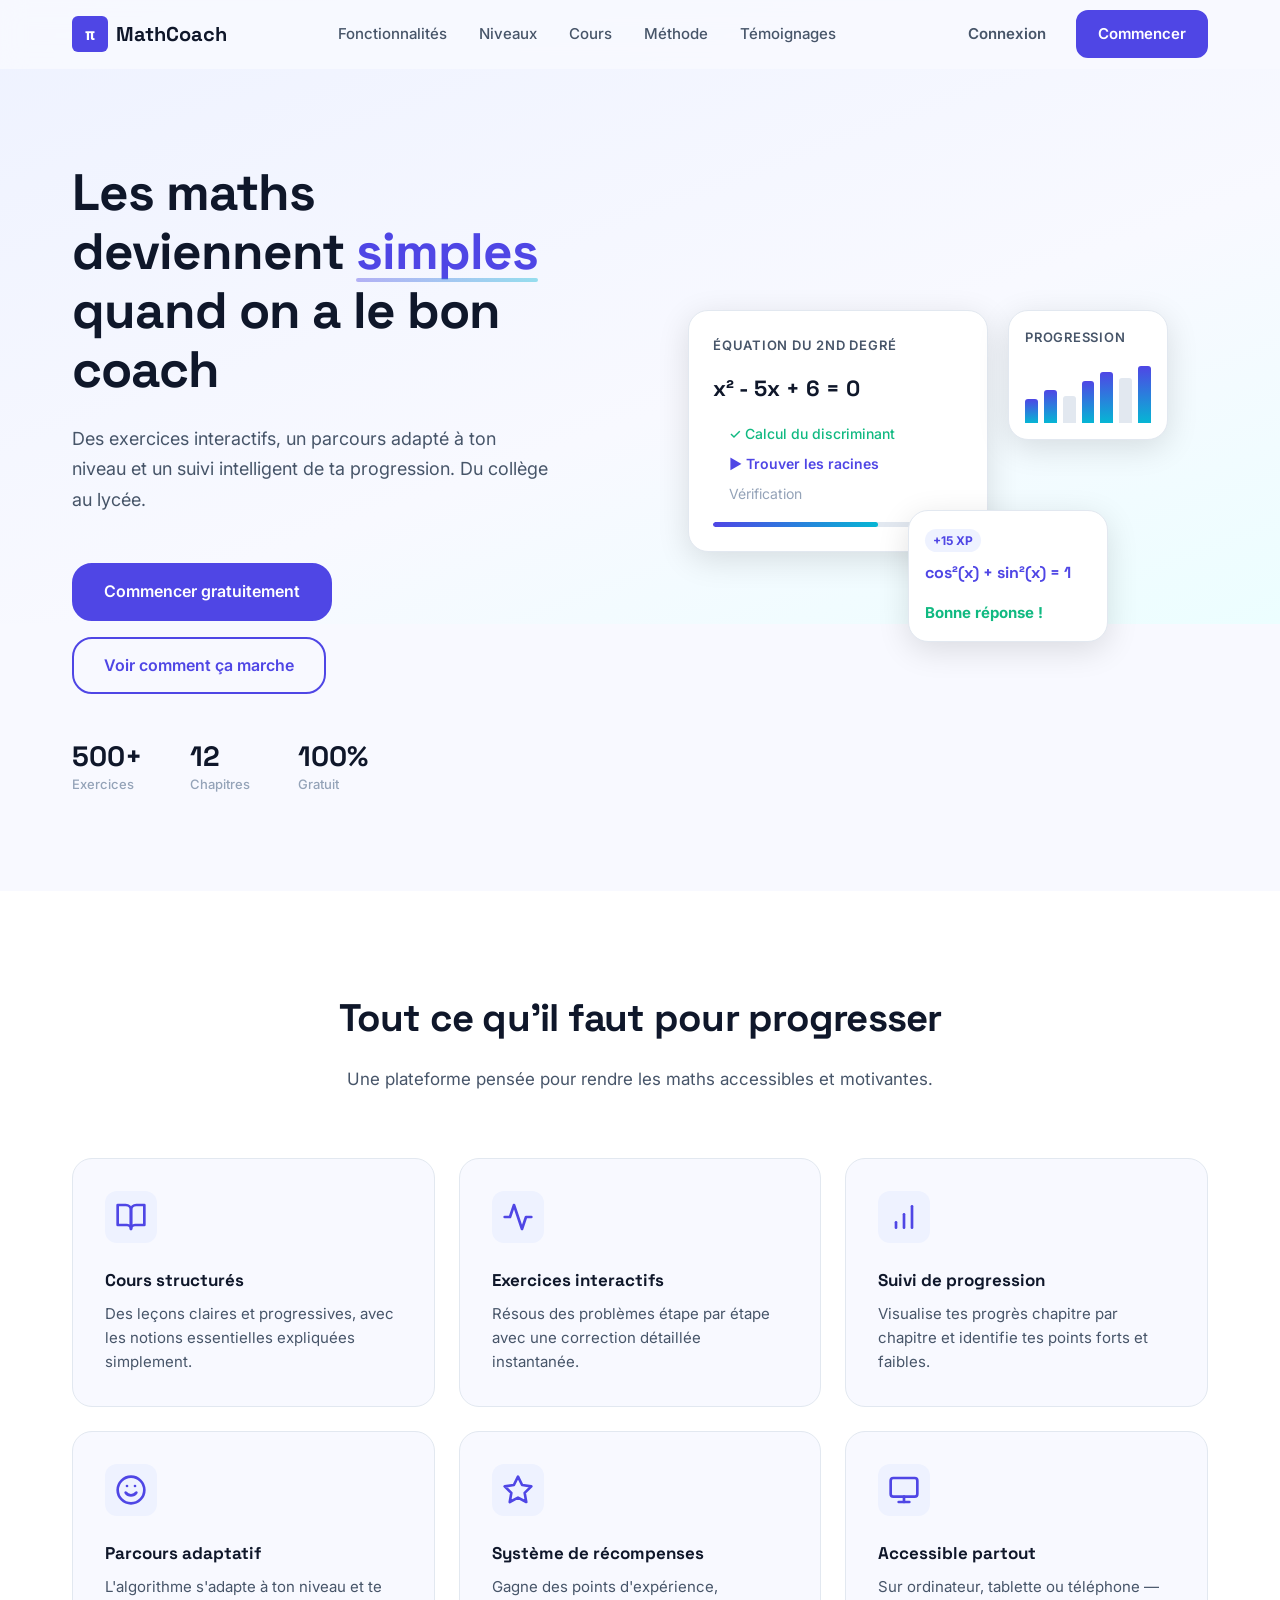
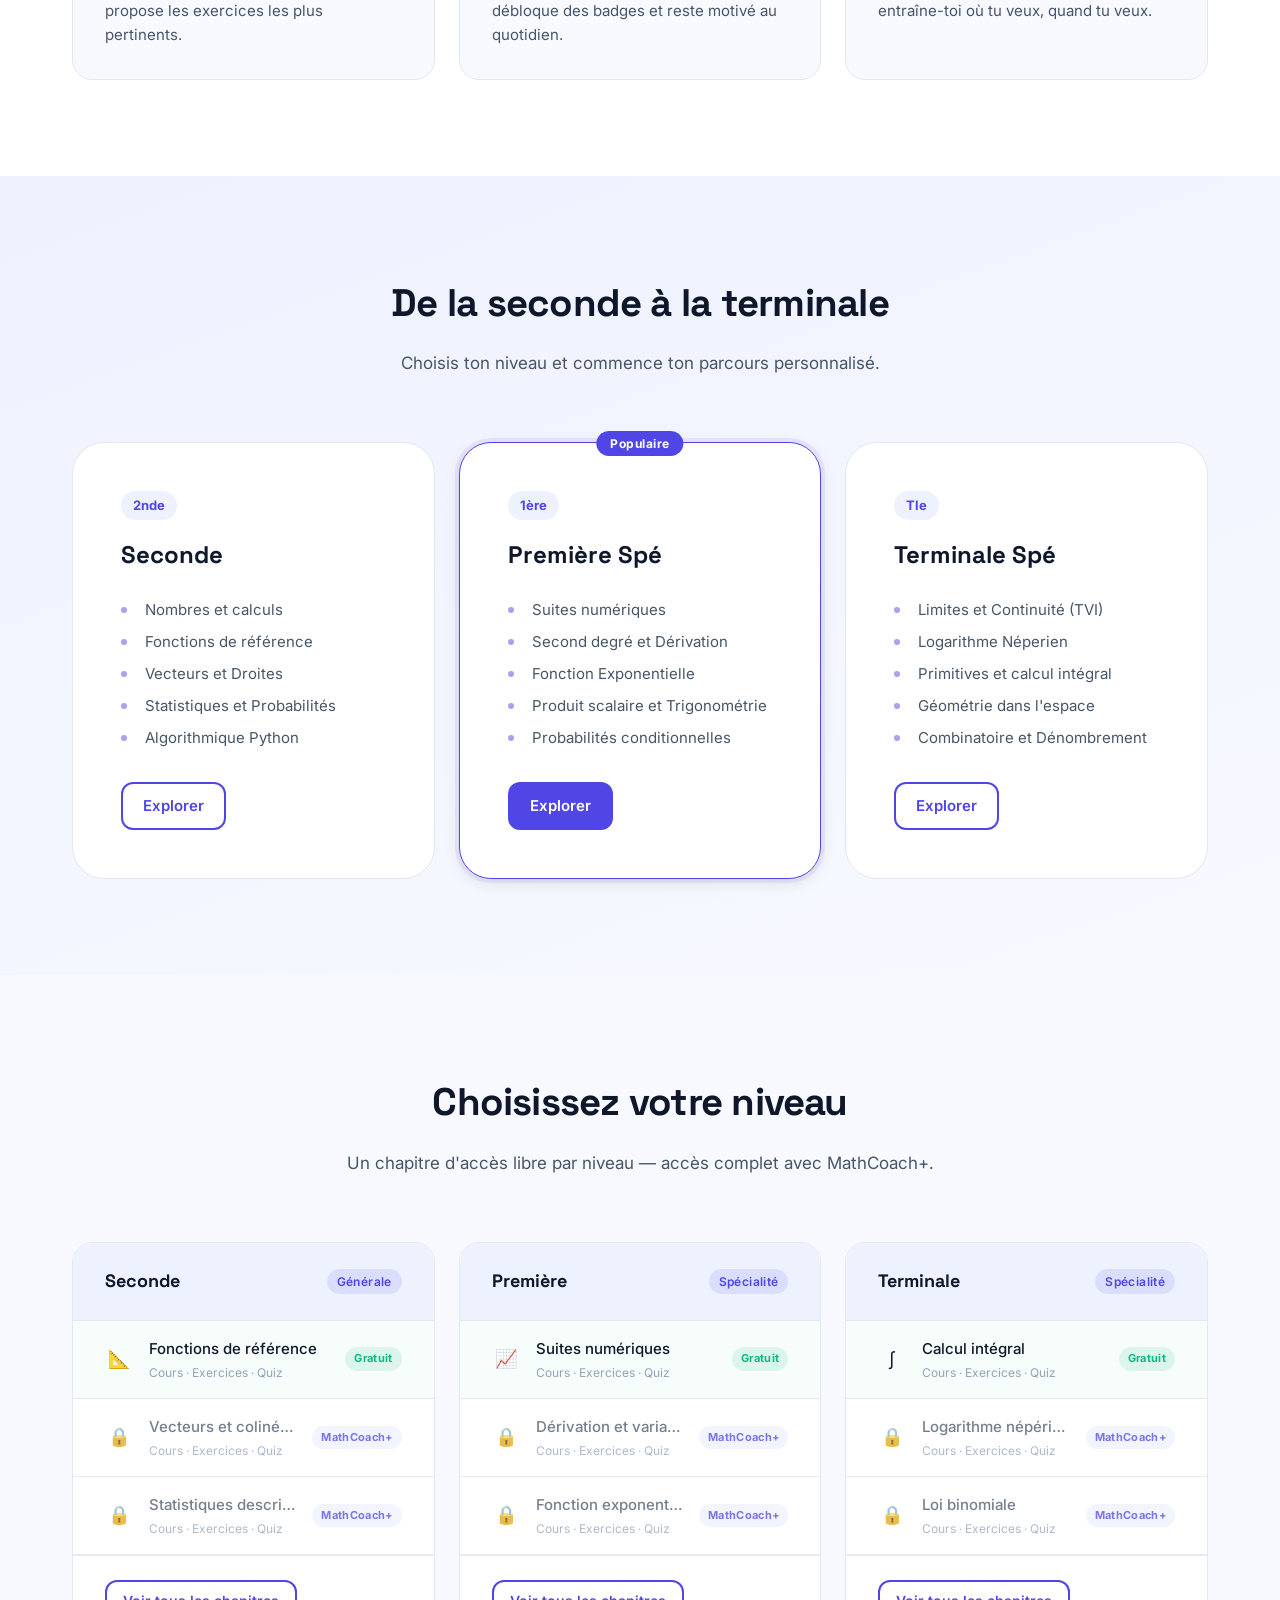
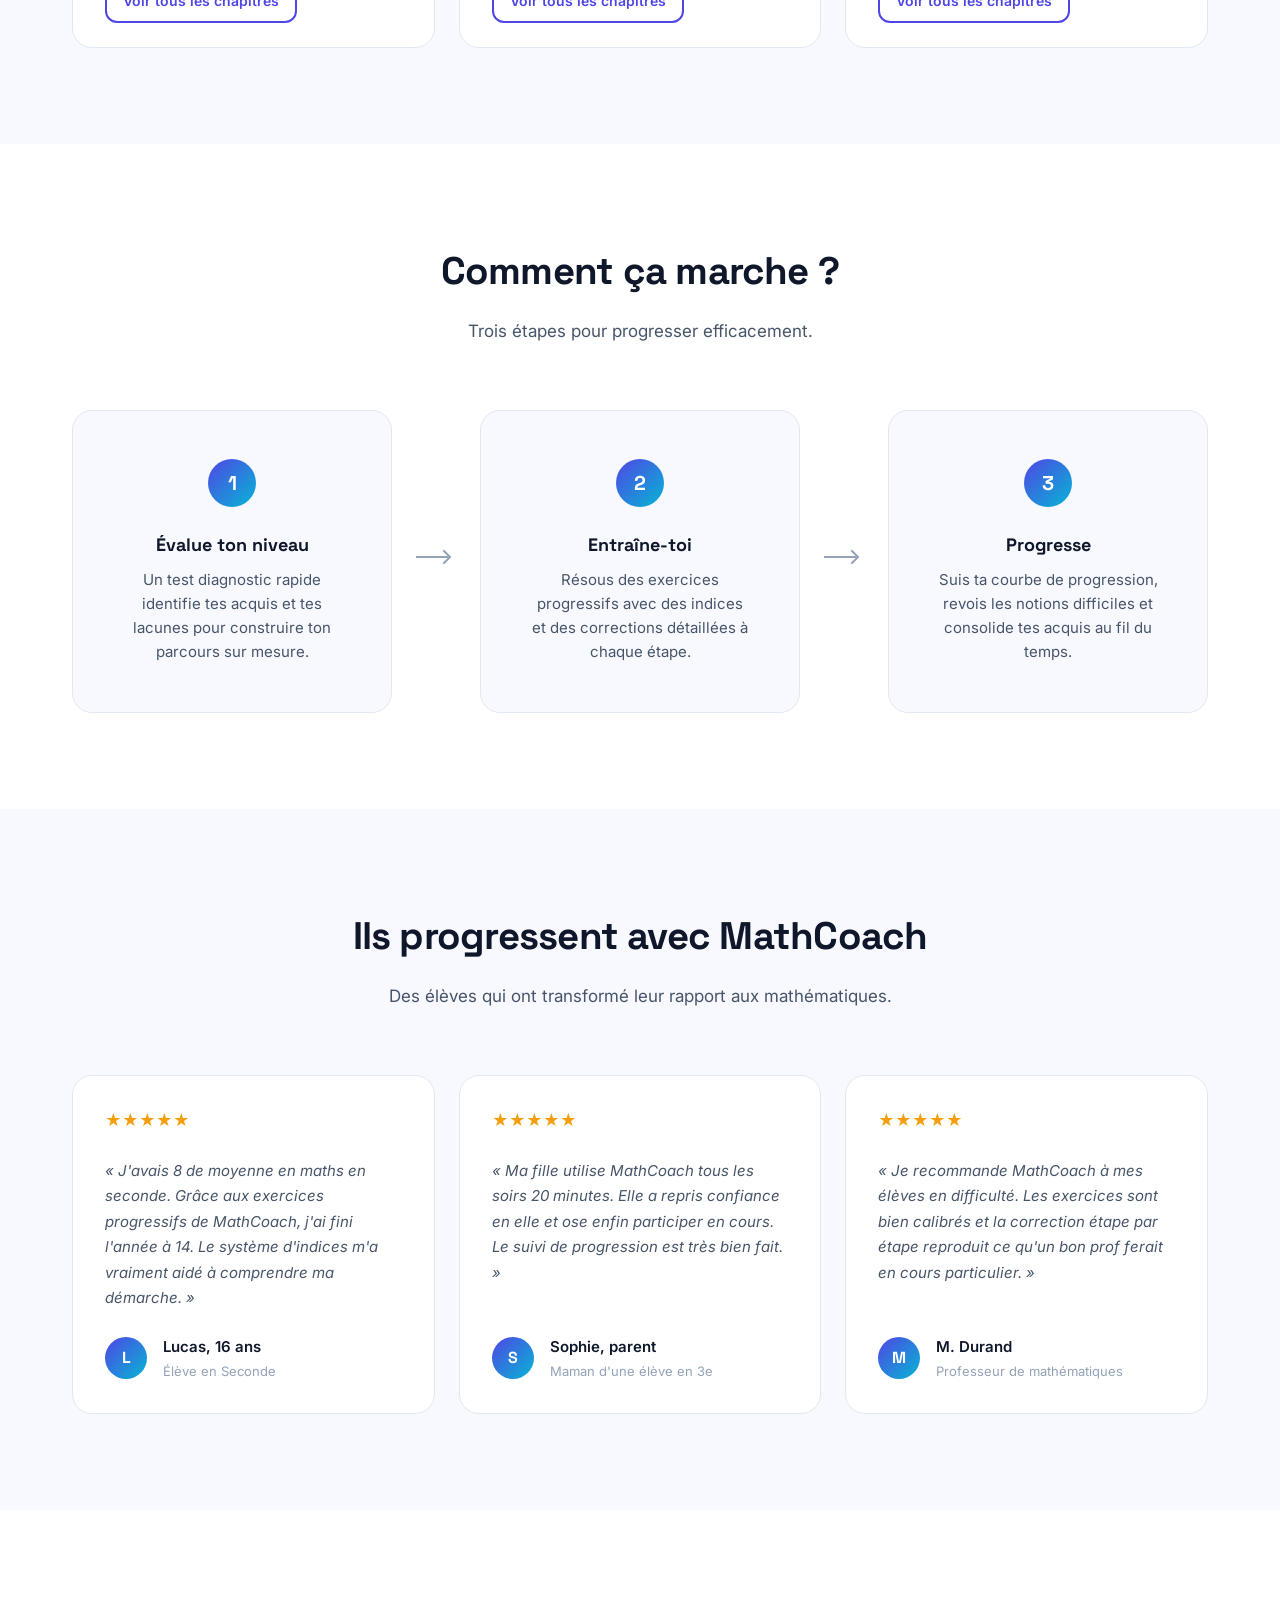
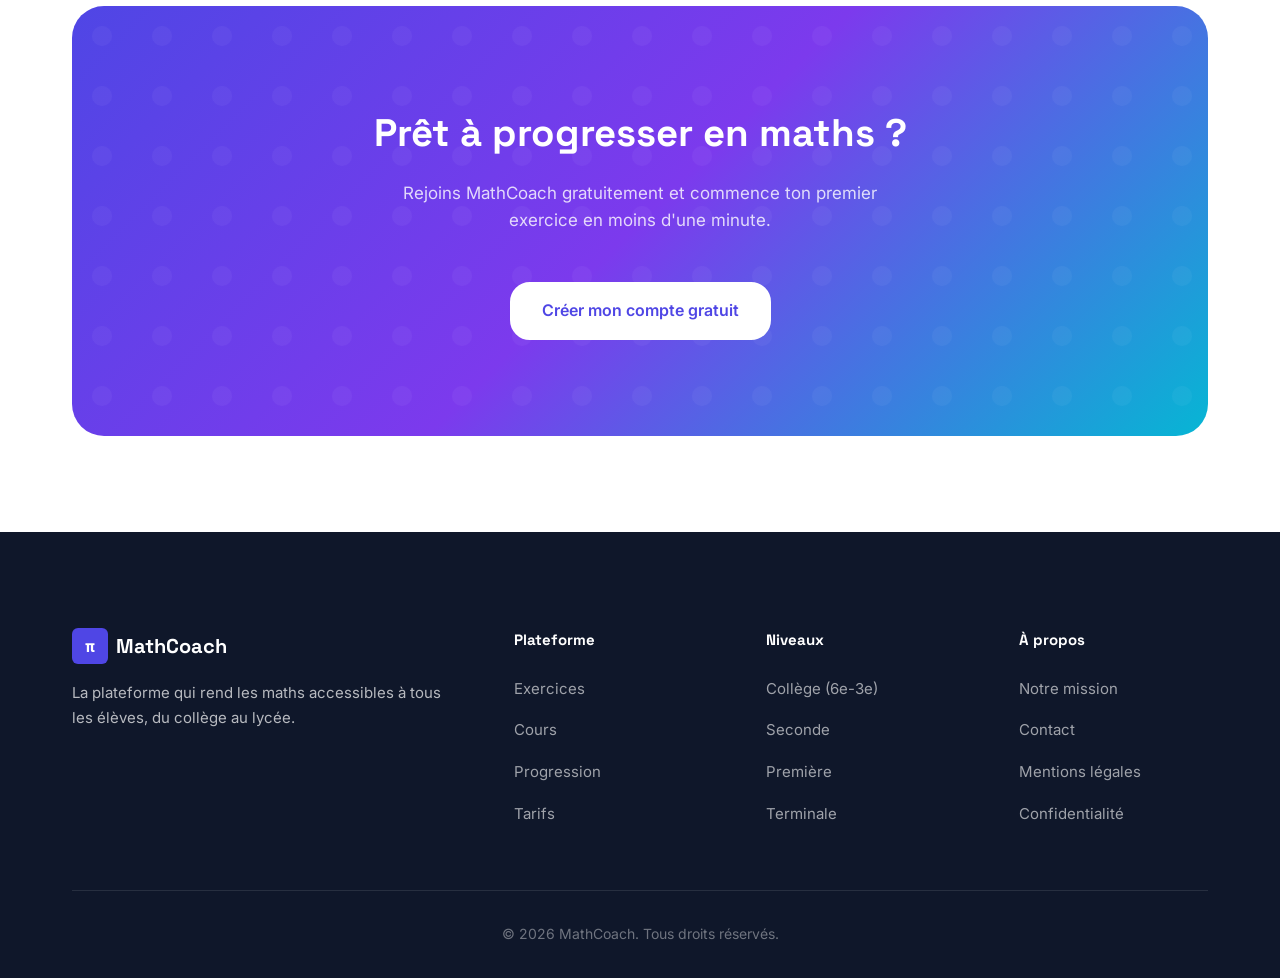
<file: index.html>
<!DOCTYPE html>
<html lang="fr">
<head>
    <meta charset="UTF-8">
    <meta name="viewport" content="width=device-width, initial-scale=1.0">
    <title>MathCoach — Progresser en maths, à son rythme</title>
    <meta name="description" content="MathCoach : exercices interactifs, parcours personnalisés et suivi de progression pour maîtriser les mathématiques du collège au lycée.">
    <link rel="stylesheet" href="css/styles.css">
    <link rel="preconnect" href="https://fonts.googleapis.com">
    <link rel="preconnect" href="https://fonts.gstatic.com" crossorigin>
    <link href="https://fonts.googleapis.com/css2?family=Inter:wght@400;500;600;700&family=Space+Grotesk:wght@500;700&display=swap" rel="stylesheet">
</head>
<body>
    <!-- Navigation -->
    <nav class="navbar" id="navbar">
        <div class="container nav-container">
            <a href="/" class="logo">
                <span class="logo-icon">&#960;</span>
                <span class="logo-text">MathCoach</span>
            </a>
            <ul class="nav-links" id="nav-links">
                <li><a href="#fonctionnalites">Fonctionnalités</a></li>
                <li><a href="#niveaux">Niveaux</a></li>
                <li><a href="#cours">Cours</a></li>
                <li><a href="#methode">Méthode</a></li>
                <li><a href="#temoignages">Témoignages</a></li>
            </ul>
            <div class="nav-actions">
                <a href="#" class="btn btn-ghost">Connexion</a>
                <a href="#" class="btn btn-primary">Commencer</a>
            </div>
            <button class="menu-toggle" id="menu-toggle" aria-label="Ouvrir le menu">
                <span></span>
                <span></span>
                <span></span>
            </button>
        </div>
    </nav>

    <!-- Hero Section -->
    <header class="hero">
        <div class="container hero-container">
            <div class="hero-content">
                <h1>Les maths deviennent <span class="highlight">simples</span> quand on a le bon coach</h1>
                <p class="hero-subtitle">Des exercices interactifs, un parcours adapté à ton niveau et un suivi intelligent de ta progression. Du collège au lycée.</p>
                <div class="hero-cta">
                    <a href="#" class="btn btn-primary btn-lg">Commencer gratuitement</a>
                    <a href="#methode" class="btn btn-outline btn-lg">Voir comment ça marche</a>
                </div>
                <div class="hero-stats">
                    <div class="stat">
                        <span class="stat-number">500+</span>
                        <span class="stat-label">Exercices</span>
                    </div>
                    <div class="stat">
                        <span class="stat-number">12</span>
                        <span class="stat-label">Chapitres</span>
                    </div>
                    <div class="stat">
                        <span class="stat-number">100%</span>
                        <span class="stat-label">Gratuit</span>
                    </div>
                </div>
            </div>
            <div class="hero-visual">
                <div class="math-card card-1">
                    <div class="card-header">Équation du 2nd degré</div>
                    <div class="card-equation">x² - 5x + 6 = 0</div>
                    <div class="card-steps">
                        <div class="step done">&#10003; Calcul du discriminant</div>
                        <div class="step active">&#9654; Trouver les racines</div>
                        <div class="step">Vérification</div>
                    </div>
                    <div class="card-progress">
                        <div class="progress-bar" style="width: 66%"></div>
                    </div>
                </div>
                <div class="math-card card-2">
                    <div class="card-badge">+15 XP</div>
                    <div class="card-equation small">cos²(x) + sin²(x) = 1</div>
                    <div class="card-result correct">Bonne réponse !</div>
                </div>
                <div class="math-card card-3">
                    <div class="card-header">Progression</div>
                    <div class="mini-chart">
                        <div class="bar accent" style="height: 40%"></div>
                        <div class="bar accent" style="height: 55%"></div>
                        <div class="bar" style="height: 45%"></div>
                        <div class="bar accent" style="height: 70%"></div>
                        <div class="bar accent" style="height: 85%"></div>
                        <div class="bar" style="height: 75%"></div>
                        <div class="bar accent" style="height: 95%"></div>
                    </div>
                </div>
            </div>
        </div>
    </header>

    <!-- Features Section -->
    <section class="features" id="fonctionnalites">
        <div class="container">
            <div class="section-header">
                <h2>Tout ce qu'il faut pour progresser</h2>
                <p>Une plateforme pensée pour rendre les maths accessibles et motivantes.</p>
            </div>
            <div class="features-grid">
                <div class="feature-card">
                    <div class="feature-icon">
                        <svg width="32" height="32" viewBox="0 0 24 24" fill="none" stroke="currentColor" stroke-width="2" stroke-linecap="round" stroke-linejoin="round">
                            <path d="M2 3h6a4 4 0 0 1 4 4v14a3 3 0 0 0-3-3H2z"></path>
                            <path d="M22 3h-6a4 4 0 0 0-4 4v14a3 3 0 0 1 3-3h7z"></path>
                        </svg>
                    </div>
                    <h3>Cours structurés</h3>
                    <p>Des leçons claires et progressives, avec les notions essentielles expliquées simplement.</p>
                </div>
                <div class="feature-card">
                    <div class="feature-icon">
                        <svg width="32" height="32" viewBox="0 0 24 24" fill="none" stroke="currentColor" stroke-width="2" stroke-linecap="round" stroke-linejoin="round">
                            <polyline points="22 12 18 12 15 21 9 3 6 12 2 12"></polyline>
                        </svg>
                    </div>
                    <h3>Exercices interactifs</h3>
                    <p>Résous des problèmes étape par étape avec une correction détaillée instantanée.</p>
                </div>
                <div class="feature-card">
                    <div class="feature-icon">
                        <svg width="32" height="32" viewBox="0 0 24 24" fill="none" stroke="currentColor" stroke-width="2" stroke-linecap="round" stroke-linejoin="round">
                            <line x1="12" y1="20" x2="12" y2="10"></line>
                            <line x1="18" y1="20" x2="18" y2="4"></line>
                            <line x1="6" y1="20" x2="6" y2="16"></line>
                        </svg>
                    </div>
                    <h3>Suivi de progression</h3>
                    <p>Visualise tes progrès chapitre par chapitre et identifie tes points forts et faibles.</p>
                </div>
                <div class="feature-card">
                    <div class="feature-icon">
                        <svg width="32" height="32" viewBox="0 0 24 24" fill="none" stroke="currentColor" stroke-width="2" stroke-linecap="round" stroke-linejoin="round">
                            <circle cx="12" cy="12" r="10"></circle>
                            <path d="M8 14s1.5 2 4 2 4-2 4-2"></path>
                            <line x1="9" y1="9" x2="9.01" y2="9"></line>
                            <line x1="15" y1="9" x2="15.01" y2="9"></line>
                        </svg>
                    </div>
                    <h3>Parcours adaptatif</h3>
                    <p>L'algorithme s'adapte à ton niveau et te propose les exercices les plus pertinents.</p>
                </div>
                <div class="feature-card">
                    <div class="feature-icon">
                        <svg width="32" height="32" viewBox="0 0 24 24" fill="none" stroke="currentColor" stroke-width="2" stroke-linecap="round" stroke-linejoin="round">
                            <polygon points="12 2 15.09 8.26 22 9.27 17 14.14 18.18 21.02 12 17.77 5.82 21.02 7 14.14 2 9.27 8.91 8.26 12 2"></polygon>
                        </svg>
                    </div>
                    <h3>Système de récompenses</h3>
                    <p>Gagne des points d'expérience, débloque des badges et reste motivé au quotidien.</p>
                </div>
                <div class="feature-card">
                    <div class="feature-icon">
                        <svg width="32" height="32" viewBox="0 0 24 24" fill="none" stroke="currentColor" stroke-width="2" stroke-linecap="round" stroke-linejoin="round">
                            <rect x="2" y="3" width="20" height="14" rx="2" ry="2"></rect>
                            <line x1="8" y1="21" x2="16" y2="21"></line>
                            <line x1="12" y1="17" x2="12" y2="21"></line>
                        </svg>
                    </div>
                    <h3>Accessible partout</h3>
                    <p>Sur ordinateur, tablette ou téléphone — entraîne-toi où tu veux, quand tu veux.</p>
                </div>
            </div>
        </div>
    </section>

    <!-- Levels Section -->
    <section class="levels" id="niveaux">
    <div class="container">
        <div class="section-header">
            <h2>De la seconde à la terminale</h2>
            <p>Choisis ton niveau et commence ton parcours personnalisé.</p>
        </div>
        <div class="levels-grid">
            <div class="level-card">
                <div class="level-badge">2nde</div>
                <h3>Seconde</h3>
                <ul class="level-topics">
                    <li>Nombres et calculs</li> <li>Fonctions de référence</li> <li>Vecteurs et Droites</li> <li>Statistiques et Probabilités</li> <li>Algorithmique Python</li> </ul>
                <a href="#" class="btn btn-outline">Explorer</a>
            </div>

            <div class="level-card featured">
                <div class="level-popular">Populaire</div>
                <div class="level-badge">1ère</div>
                <h3>Première Spé</h3>
                <ul class="level-topics">
                    <li>Suites numériques</li> <li>Second degré et Dérivation</li> <li>Fonction Exponentielle</li> <li>Produit scalaire et Trigonométrie</li> <li>Probabilités conditionnelles</li> </ul>
                <a href="#" class="btn btn-primary">Explorer</a>
            </div>

            <div class="level-card">
                <div class="level-badge">Tle</div>
                <h3>Terminale Spé</h3>
                <ul class="level-topics">
                    <li>Limites et Continuité (TVI)</li> <li>Logarithme Néperien</li> <li>Primitives et calcul intégral</li> <li>Géométrie dans l'espace</li> <li>Combinatoire et Dénombrement</li> </ul>
                <a href="#" class="btn btn-outline">Explorer</a>
            </div>
        </div>
    </div>
</section>

    <!-- Cours Section -->
    <section class="section" id="cours">
        <div class="container">
            <div class="section-header">
                <h2>Choisissez votre niveau</h2>
                <p>Un chapitre d'accès libre par niveau — accès complet avec MathCoach+.</p>
            </div>
            <div class="courses-grid">

                <!-- Seconde -->
                <div class="level-col">
                    <div class="level-head">
                        <h3>Seconde</h3>
                        <span class="lvl-badge">Générale</span>
                    </div>
                    <div class="chapter-list">
                        <a href="seconde/fonctions-reference.html" class="chapter-item ch-free">
                            <div class="ch-icon">📐</div>
                            <div class="ch-info">
                                <div class="ch-name">Fonctions de référence</div>
                                <div class="ch-sub">Cours · Exercices · Quiz</div>
                            </div>
                            <span class="ch-tag tag-free">Gratuit</span>
                        </a>
                        <div class="chapter-item ch-lock">
                            <div class="ch-icon">🔒</div>
                            <div class="ch-info">
                                <div class="ch-name">Vecteurs et colinéarité</div>
                                <div class="ch-sub">Cours · Exercices · Quiz</div>
                            </div>
                            <span class="ch-tag tag-lock">MathCoach+</span>
                        </div>
                        <div class="chapter-item ch-lock">
                            <div class="ch-icon">🔒</div>
                            <div class="ch-info">
                                <div class="ch-name">Statistiques descriptives</div>
                                <div class="ch-sub">Cours · Exercices · Quiz</div>
                            </div>
                            <span class="ch-tag tag-lock">MathCoach+</span>
                        </div>
                    </div>
                    <div class="level-foot">
                        <a href="seconde/index.html" class="btn btn-outline btn-sm">Voir tous les chapitres</a>
                    </div>
                </div>

                <!-- Première -->
                <div class="level-col">
                    <div class="level-head">
                        <h3>Première</h3>
                        <span class="lvl-badge">Spécialité</span>
                    </div>
                    <div class="chapter-list">
                        <div class="chapter-item ch-free">
                            <div class="ch-icon">📈</div>
                            <div class="ch-info">
                                <div class="ch-name">Suites numériques</div>
                                <div class="ch-sub">Cours · Exercices · Quiz</div>
                            </div>
                            <span class="ch-tag tag-free">Gratuit</span>
                        </div>
                        <div class="chapter-item ch-lock">
                            <div class="ch-icon">🔒</div>
                            <div class="ch-info">
                                <div class="ch-name">Dérivation et variations</div>
                                <div class="ch-sub">Cours · Exercices · Quiz</div>
                            </div>
                            <span class="ch-tag tag-lock">MathCoach+</span>
                        </div>
                        <div class="chapter-item ch-lock">
                            <div class="ch-icon">🔒</div>
                            <div class="ch-info">
                                <div class="ch-name">Fonction exponentielle</div>
                                <div class="ch-sub">Cours · Exercices · Quiz</div>
                            </div>
                            <span class="ch-tag tag-lock">MathCoach+</span>
                        </div>
                    </div>
                    <div class="level-foot">
                        <a href="premiere/index.html" class="btn btn-outline btn-sm">Voir tous les chapitres</a>
                    </div>
                </div>

                <!-- Terminale -->
                <div class="level-col">
                    <div class="level-head">
                        <h3>Terminale</h3>
                        <span class="lvl-badge">Spécialité</span>
                    </div>
                    <div class="chapter-list">
                        <div class="chapter-item ch-free">
                            <div class="ch-icon">∫</div>
                            <div class="ch-info">
                                <div class="ch-name">Calcul intégral</div>
                                <div class="ch-sub">Cours · Exercices · Quiz</div>
                            </div>
                            <span class="ch-tag tag-free">Gratuit</span>
                        </div>
                        <div class="chapter-item ch-lock">
                            <div class="ch-icon">🔒</div>
                            <div class="ch-info">
                                <div class="ch-name">Logarithme népérien</div>
                                <div class="ch-sub">Cours · Exercices · Quiz</div>
                            </div>
                            <span class="ch-tag tag-lock">MathCoach+</span>
                        </div>
                        <div class="chapter-item ch-lock">
                            <div class="ch-icon">🔒</div>
                            <div class="ch-info">
                                <div class="ch-name">Loi binomiale</div>
                                <div class="ch-sub">Cours · Exercices · Quiz</div>
                            </div>
                            <span class="ch-tag tag-lock">MathCoach+</span>
                        </div>
                    </div>
                    <div class="level-foot">
                        <a href="terminale/index.html" class="btn btn-outline btn-sm">Voir tous les chapitres</a>
                    </div>
                </div>

            </div>
        </div>
    </section>

    <!-- Method Section -->
    <section class="method" id="methode">
        <div class="container">
            <div class="section-header">
                <h2>Comment ça marche ?</h2>
                <p>Trois étapes pour progresser efficacement.</p>
            </div>
            <div class="steps-grid">
                <div class="step-card">
                    <div class="step-number">1</div>
                    <h3>Évalue ton niveau</h3>
                    <p>Un test diagnostic rapide identifie tes acquis et tes lacunes pour construire ton parcours sur mesure.</p>
                </div>
                <div class="step-connector">
                    <svg width="40" height="24" viewBox="0 0 40 24" fill="none">
                        <path d="M0 12h32M28 6l6 6-6 6" stroke="currentColor" stroke-width="2" stroke-linecap="round" stroke-linejoin="round"/>
                    </svg>
                </div>
                <div class="step-card">
                    <div class="step-number">2</div>
                    <h3>Entraîne-toi</h3>
                    <p>Résous des exercices progressifs avec des indices et des corrections détaillées à chaque étape.</p>
                </div>
                <div class="step-connector">
                    <svg width="40" height="24" viewBox="0 0 40 24" fill="none">
                        <path d="M0 12h32M28 6l6 6-6 6" stroke="currentColor" stroke-width="2" stroke-linecap="round" stroke-linejoin="round"/>
                    </svg>
                </div>
                <div class="step-card">
                    <div class="step-number">3</div>
                    <h3>Progresse</h3>
                    <p>Suis ta courbe de progression, revois les notions difficiles et consolide tes acquis au fil du temps.</p>
                </div>
            </div>
        </div>
    </section>

    <!-- Testimonials Section -->
    <section class="testimonials" id="temoignages">
        <div class="container">
            <div class="section-header">
                <h2>Ils progressent avec MathCoach</h2>
                <p>Des élèves qui ont transformé leur rapport aux mathématiques.</p>
            </div>
            <div class="testimonials-grid">
                <div class="testimonial-card">
                    <div class="testimonial-stars">
                        <span>&#9733;</span><span>&#9733;</span><span>&#9733;</span><span>&#9733;</span><span>&#9733;</span>
                    </div>
                    <blockquote>
                        &laquo; J'avais 8 de moyenne en maths en seconde. Grâce aux exercices progressifs de MathCoach, j'ai fini l'année à 14. Le système d'indices m'a vraiment aidé à comprendre ma démarche. &raquo;
                    </blockquote>
                    <div class="testimonial-author">
                        <div class="author-avatar">L</div>
                        <div>
                            <div class="author-name">Lucas, 16 ans</div>
                            <div class="author-detail">Élève en Seconde</div>
                        </div>
                    </div>
                </div>
                <div class="testimonial-card">
                    <div class="testimonial-stars">
                        <span>&#9733;</span><span>&#9733;</span><span>&#9733;</span><span>&#9733;</span><span>&#9733;</span>
                    </div>
                    <blockquote>
                        &laquo; Ma fille utilise MathCoach tous les soirs 20 minutes. Elle a repris confiance en elle et ose enfin participer en cours. Le suivi de progression est très bien fait. &raquo;
                    </blockquote>
                    <div class="testimonial-author">
                        <div class="author-avatar">S</div>
                        <div>
                            <div class="author-name">Sophie, parent</div>
                            <div class="author-detail">Maman d'une élève en 3e</div>
                        </div>
                    </div>
                </div>
                <div class="testimonial-card">
                    <div class="testimonial-stars">
                        <span>&#9733;</span><span>&#9733;</span><span>&#9733;</span><span>&#9733;</span><span>&#9733;</span>
                    </div>
                    <blockquote>
                        &laquo; Je recommande MathCoach à mes élèves en difficulté. Les exercices sont bien calibrés et la correction étape par étape reproduit ce qu'un bon prof ferait en cours particulier. &raquo;
                    </blockquote>
                    <div class="testimonial-author">
                        <div class="author-avatar">M</div>
                        <div>
                            <div class="author-name">M. Durand</div>
                            <div class="author-detail">Professeur de mathématiques</div>
                        </div>
                    </div>
                </div>
            </div>
        </div>
    </section>

    <!-- CTA Section -->
    <section class="cta-section">
        <div class="container">
            <div class="cta-box">
                <h2>Prêt à progresser en maths ?</h2>
                <p>Rejoins MathCoach gratuitement et commence ton premier exercice en moins d'une minute.</p>
                <a href="#" class="btn btn-primary btn-lg">Créer mon compte gratuit</a>
            </div>
        </div>
    </section>

    <!-- Footer -->
    <footer class="footer">
        <div class="container">
            <div class="footer-grid">
                <div class="footer-brand">
                    <a href="/" class="logo">
                        <span class="logo-icon">&#960;</span>
                        <span class="logo-text">MathCoach</span>
                    </a>
                    <p>La plateforme qui rend les maths accessibles à tous les élèves, du collège au lycée.</p>
                </div>
                <div class="footer-links">
                    <h4>Plateforme</h4>
                    <ul>
                        <li><a href="#">Exercices</a></li>
                        <li><a href="#">Cours</a></li>
                        <li><a href="#">Progression</a></li>
                        <li><a href="#">Tarifs</a></li>
                    </ul>
                </div>
                <div class="footer-links">
                    <h4>Niveaux</h4>
                    <ul>
                        <li><a href="#">Collège (6e-3e)</a></li>
                        <li><a href="#">Seconde</a></li>
                        <li><a href="#">Première</a></li>
                        <li><a href="#">Terminale</a></li>
                    </ul>
                </div>
                <div class="footer-links">
                    <h4>À propos</h4>
                    <ul>
                        <li><a href="#">Notre mission</a></li>
                        <li><a href="#">Contact</a></li>
                        <li><a href="#">Mentions légales</a></li>
                        <li><a href="#">Confidentialité</a></li>
                    </ul>
                </div>
            </div>
            <div class="footer-bottom">
                <p>&copy; 2026 MathCoach. Tous droits réservés.</p>
            </div>
        </div>
    </footer>

    <script src="js/main.js"></script>
</body>
</html>
</file>
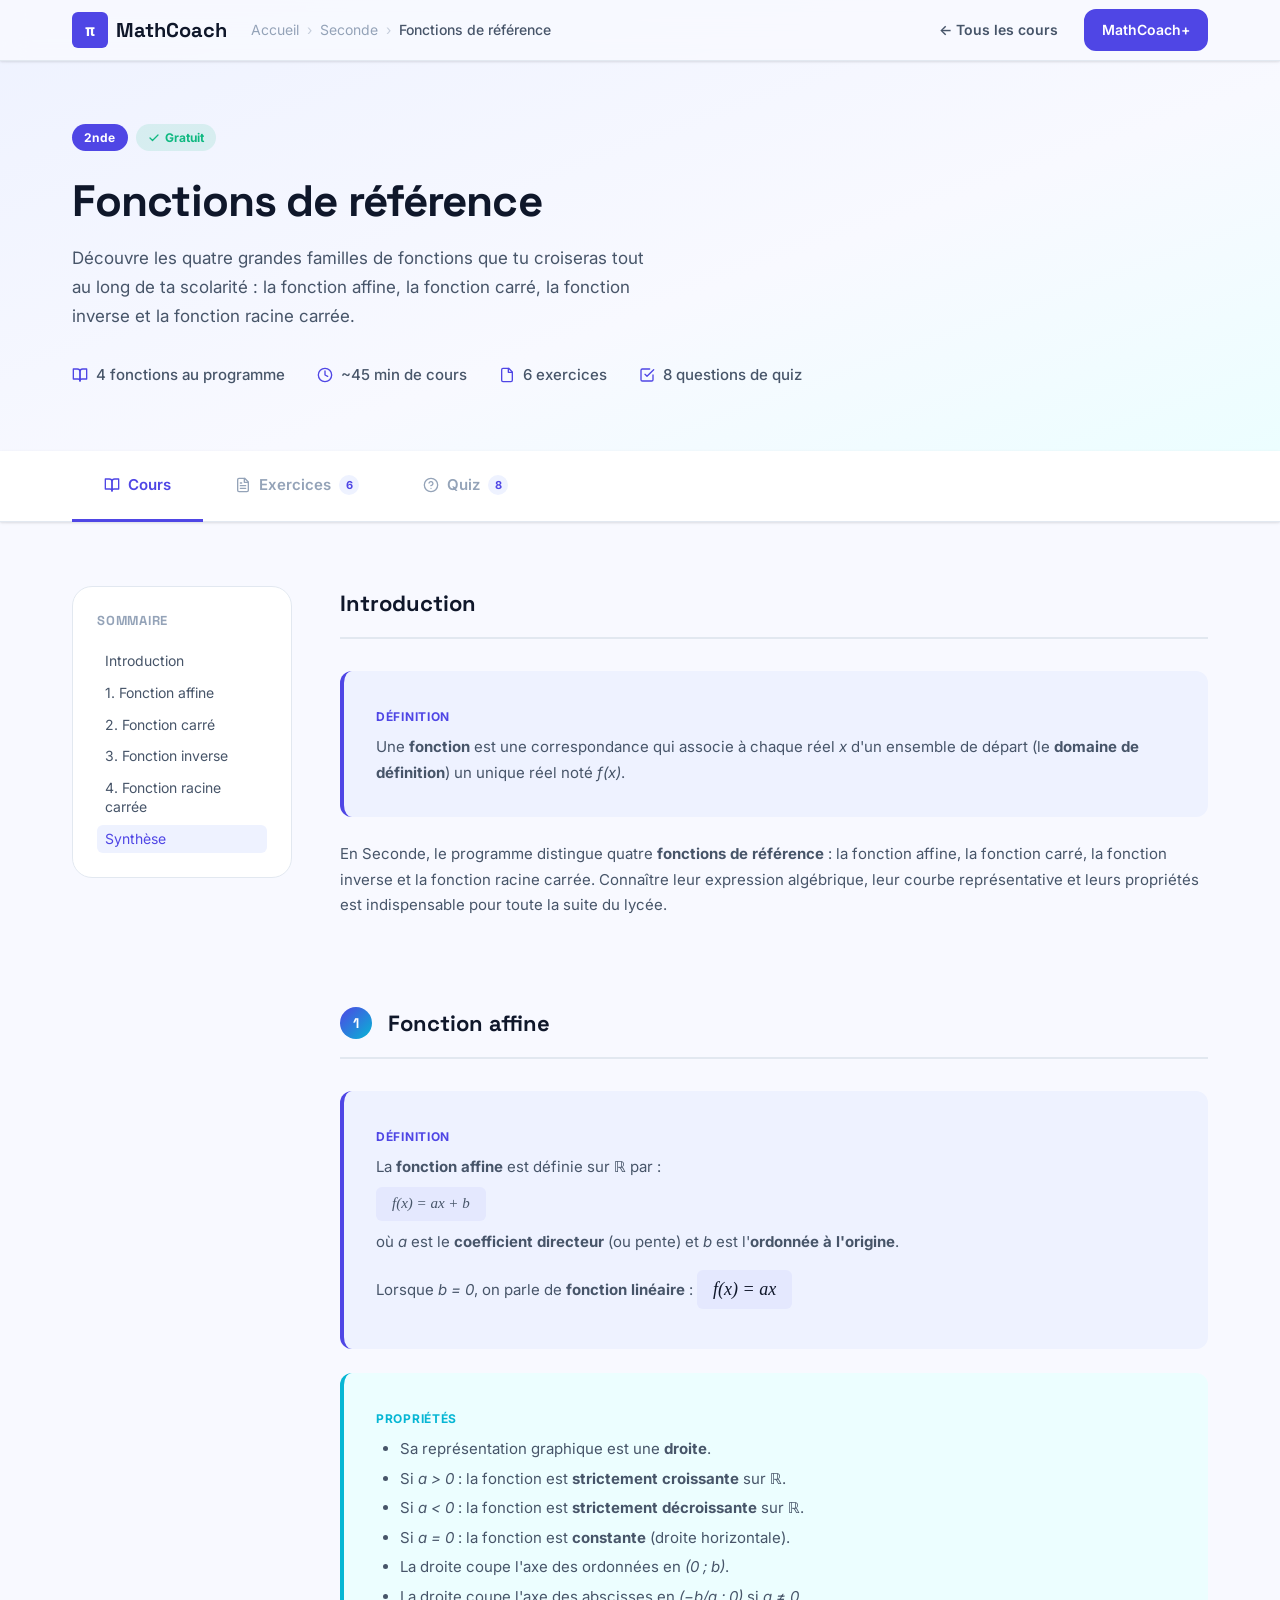
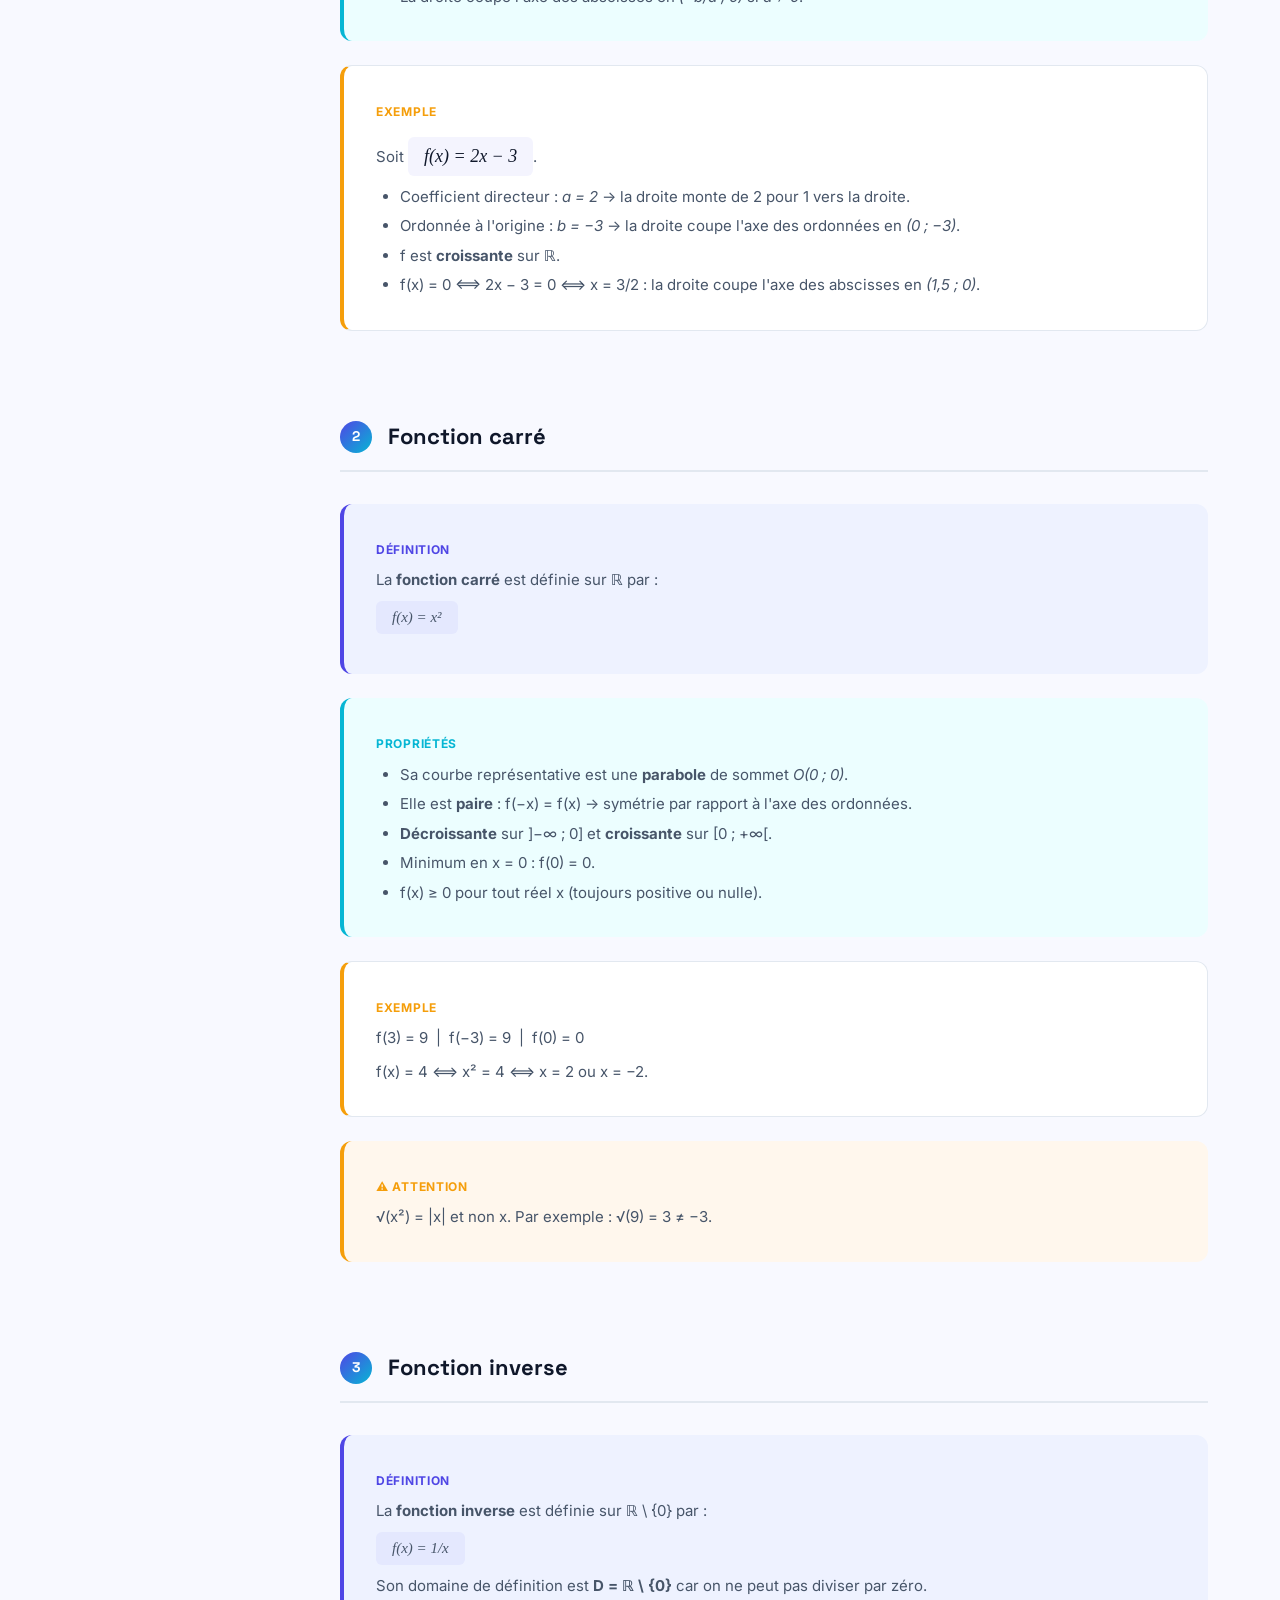
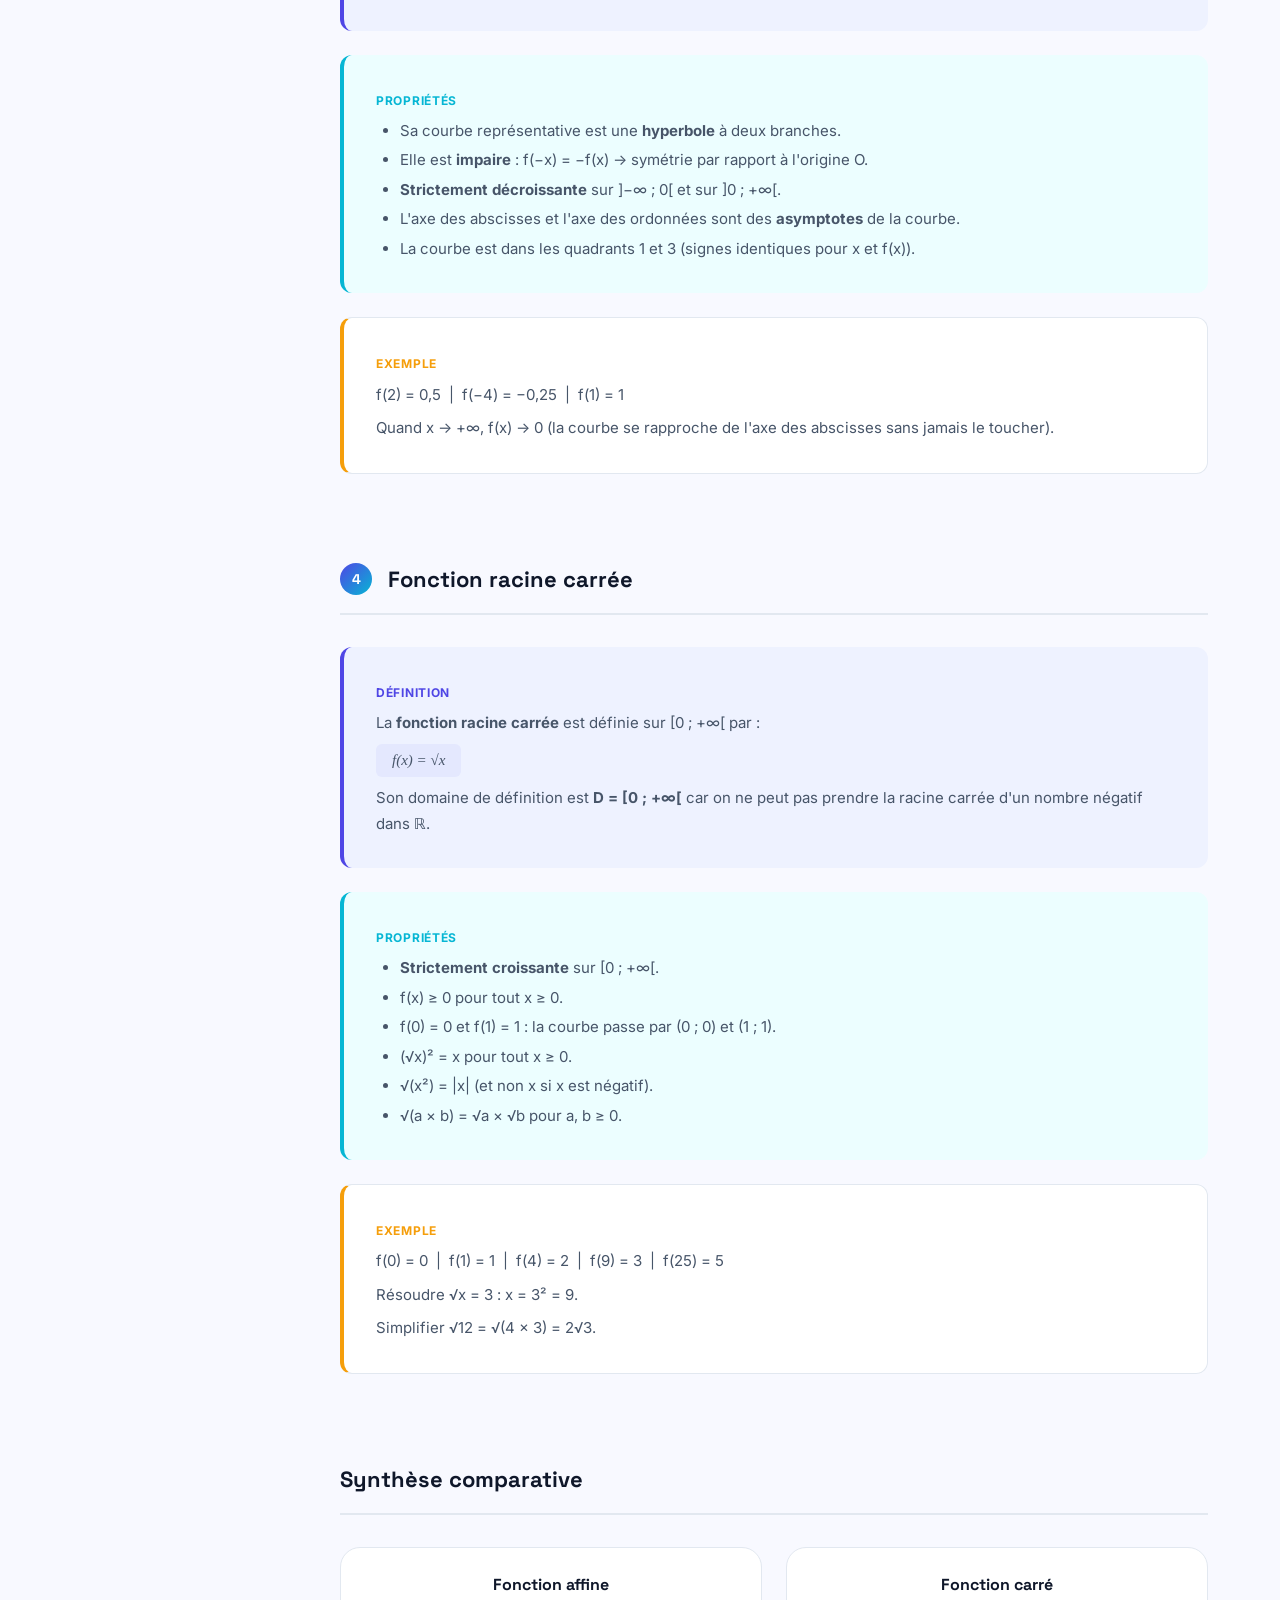
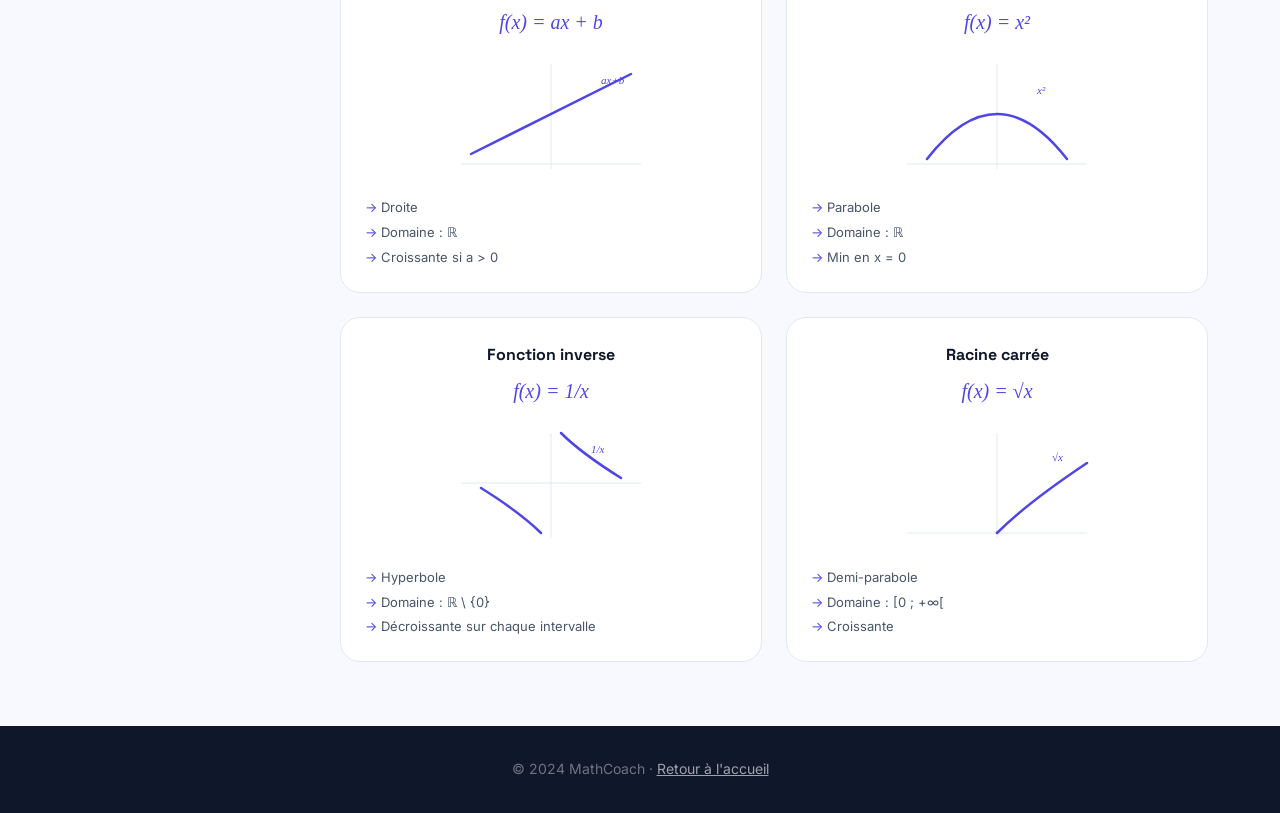
<file: seconde/fonctions-reference.html>
<!DOCTYPE html>
<html lang="fr">
<head>
    <meta charset="UTF-8">
    <meta name="viewport" content="width=device-width, initial-scale=1.0">
    <title>Fonctions de référence — Seconde · MathCoach</title>
    <meta name="description" content="Cours, exercices et quiz sur les fonctions de référence en Seconde : fonction affine, carré, inverse et racine carrée.">
    <link rel="stylesheet" href="../css/styles.css">
    <link rel="preconnect" href="https://fonts.googleapis.com">
    <link rel="preconnect" href="https://fonts.gstatic.com" crossorigin>
    <link href="https://fonts.googleapis.com/css2?family=Inter:wght@400;500;600;700&family=Space+Grotesk:wght@500;700&display=swap" rel="stylesheet">
</head>
<body>

    <!-- ===== NAVBAR ===== -->
    <nav class="chapter-navbar">
        <div class="container chapter-nav-inner">
            <a href="../index.html" class="logo">
                <span class="logo-icon">&#960;</span>
                <span class="logo-text">MathCoach</span>
            </a>
            <nav class="breadcrumb" aria-label="Fil d'Ariane">
                <a href="../index.html">Accueil</a>
                <span class="breadcrumb-sep">›</span>
                <a href="#">Seconde</a>
                <span class="breadcrumb-sep">›</span>
                <span class="breadcrumb-current">Fonctions de référence</span>
            </nav>
            <div class="chapter-nav-actions">
                <a href="../index.html#cours" class="btn btn-ghost btn-sm">← Tous les cours</a>
                <a href="#" class="btn btn-primary btn-sm">MathCoach+</a>
            </div>
        </div>
    </nav>

    <!-- ===== HERO ===== -->
    <header class="chapter-hero">
        <div class="container">
            <div class="chapter-hero-meta">
                <span class="badge-niveau">2nde</span>
                <span class="badge-gratuit">
                    <svg width="12" height="12" viewBox="0 0 24 24" fill="none" stroke="currentColor" stroke-width="2.5" stroke-linecap="round" stroke-linejoin="round"><polyline points="20 6 9 17 4 12"></polyline></svg>
                    Gratuit
                </span>
            </div>
            <h1>Fonctions de référence</h1>
            <p class="chapter-hero-desc">
                Découvre les quatre grandes familles de fonctions que tu croiseras tout au long de ta scolarité :
                la fonction affine, la fonction carré, la fonction inverse et la fonction racine carrée.
            </p>
            <div class="chapter-hero-stats">
                <span class="ch-stat">
                    <svg width="16" height="16" viewBox="0 0 24 24" fill="none" stroke="currentColor" stroke-width="2" stroke-linecap="round" stroke-linejoin="round"><path d="M2 3h6a4 4 0 0 1 4 4v14a3 3 0 0 0-3-3H2z"></path><path d="M22 3h-6a4 4 0 0 0-4 4v14a3 3 0 0 1 3-3h7z"></path></svg>
                    4 fonctions au programme
                </span>
                <span class="ch-stat">
                    <svg width="16" height="16" viewBox="0 0 24 24" fill="none" stroke="currentColor" stroke-width="2" stroke-linecap="round" stroke-linejoin="round"><circle cx="12" cy="12" r="10"></circle><polyline points="12 6 12 12 16 14"></polyline></svg>
                    ~45 min de cours
                </span>
                <span class="ch-stat">
                    <svg width="16" height="16" viewBox="0 0 24 24" fill="none" stroke="currentColor" stroke-width="2" stroke-linecap="round" stroke-linejoin="round"><path d="M14.5 2H6a2 2 0 0 0-2 2v16a2 2 0 0 0 2 2h12a2 2 0 0 0 2-2V7.5L14.5 2z"></path><polyline points="14 2 14 8 20 8"></polyline></svg>
                    6 exercices
                </span>
                <span class="ch-stat">
                    <svg width="16" height="16" viewBox="0 0 24 24" fill="none" stroke="currentColor" stroke-width="2" stroke-linecap="round" stroke-linejoin="round"><path d="M9 11l3 3L22 4"></path><path d="M21 12v7a2 2 0 0 1-2 2H5a2 2 0 0 1-2-2V5a2 2 0 0 1 2-2h11"></path></svg>
                    8 questions de quiz
                </span>
            </div>
        </div>
    </header>

    <!-- ===== ONGLETS ===== -->
    <div class="chapter-tabs-bar">
        <div class="container">
            <div class="chapter-tabs-inner">
                <button class="tab-btn active" data-tab="cours">
                    <svg width="16" height="16" viewBox="0 0 24 24" fill="none" stroke="currentColor" stroke-width="2" stroke-linecap="round" stroke-linejoin="round"><path d="M2 3h6a4 4 0 0 1 4 4v14a3 3 0 0 0-3-3H2z"></path><path d="M22 3h-6a4 4 0 0 0-4 4v14a3 3 0 0 1 3-3h7z"></path></svg>
                    Cours
                </button>
                <button class="tab-btn" data-tab="exercices">
                    <svg width="16" height="16" viewBox="0 0 24 24" fill="none" stroke="currentColor" stroke-width="2" stroke-linecap="round" stroke-linejoin="round"><path d="M14.5 2H6a2 2 0 0 0-2 2v16a2 2 0 0 0 2 2h12a2 2 0 0 0 2-2V7.5L14.5 2z"></path><polyline points="14 2 14 8 20 8"></polyline><line x1="16" y1="13" x2="8" y2="13"></line><line x1="16" y1="17" x2="8" y2="17"></line><polyline points="10 9 9 9 8 9"></polyline></svg>
                    Exercices
                    <span class="tab-count">6</span>
                </button>
                <button class="tab-btn" data-tab="quiz">
                    <svg width="16" height="16" viewBox="0 0 24 24" fill="none" stroke="currentColor" stroke-width="2" stroke-linecap="round" stroke-linejoin="round"><circle cx="12" cy="12" r="10"></circle><path d="M9.09 9a3 3 0 0 1 5.83 1c0 2-3 3-3 3"></path><line x1="12" y1="17" x2="12.01" y2="17"></line></svg>
                    Quiz
                    <span class="tab-count">8</span>
                </button>
            </div>
        </div>
    </div>

    <!-- ===== CORPS ===== -->
    <main class="chapter-body">
        <div class="container">

            <!-- ==================== COURS ==================== -->
            <div id="tab-cours" class="tab-panel active">
                <div class="cours-layout">

                    <!-- Sommaire -->
                    <aside class="cours-sommaire">
                        <h4>Sommaire</h4>
                        <nav class="sommaire-list">
                            <a href="#section-intro">Introduction</a>
                            <a href="#section-affine">1. Fonction affine</a>
                            <a href="#section-carre">2. Fonction carré</a>
                            <a href="#section-inverse">3. Fonction inverse</a>
                            <a href="#section-racine">4. Fonction racine carrée</a>
                            <a href="#section-synthese">Synthèse</a>
                        </nav>
                    </aside>

                    <!-- Contenu -->
                    <div class="cours-content">

                        <!-- Introduction -->
                        <div class="cours-section" id="section-intro">
                            <h2 class="cours-section-title">
                                Introduction
                            </h2>
                            <div class="box box-definition">
                                <div class="box-label">Définition</div>
                                <p>
                                    Une <strong>fonction</strong> est une correspondance qui associe à chaque réel <em>x</em>
                                    d'un ensemble de départ (le <strong>domaine de définition</strong>) un unique réel noté <em>f(x)</em>.
                                </p>
                            </div>
                            <p style="font-size:0.9375rem; color:var(--color-text-secondary); line-height:1.7; margin-bottom:var(--space-lg)">
                                En Seconde, le programme distingue quatre <strong>fonctions de référence</strong> : la fonction affine,
                                la fonction carré, la fonction inverse et la fonction racine carrée.
                                Connaître leur expression algébrique, leur courbe représentative et leurs
                                propriétés est indispensable pour toute la suite du lycée.
                            </p>
                        </div>

                        <!-- 1. Fonction affine -->
                        <div class="cours-section" id="section-affine">
                            <h2 class="cours-section-title">
                                <span class="cours-section-num">1</span>
                                Fonction affine
                            </h2>

                            <div class="box box-definition">
                                <div class="box-label">Définition</div>
                                <p>
                                    La <strong>fonction affine</strong> est définie sur ℝ par :
                                </p>
                                <p class="math-formula">f(x) = ax + b</p>
                                <p>
                                    où <em>a</em> est le <strong>coefficient directeur</strong> (ou pente)
                                    et <em>b</em> est l'<strong>ordonnée à l'origine</strong>.
                                </p>
                                <p style="margin-top:var(--space-sm)">
                                    Lorsque <em>b = 0</em>, on parle de <strong>fonction linéaire</strong> :
                                    <span class="math-formula">f(x) = ax</span>
                                </p>
                            </div>

                            <div class="box box-propriete">
                                <div class="box-label">Propriétés</div>
                                <ul>
                                    <li>Sa représentation graphique est une <strong>droite</strong>.</li>
                                    <li>Si <em>a &gt; 0</em> : la fonction est <strong>strictement croissante</strong> sur ℝ.</li>
                                    <li>Si <em>a &lt; 0</em> : la fonction est <strong>strictement décroissante</strong> sur ℝ.</li>
                                    <li>Si <em>a = 0</em> : la fonction est <strong>constante</strong> (droite horizontale).</li>
                                    <li>La droite coupe l'axe des ordonnées en <em>(0 ; b)</em>.</li>
                                    <li>La droite coupe l'axe des abscisses en <em>(−b/a ; 0)</em> si <em>a ≠ 0</em>.</li>
                                </ul>
                            </div>

                            <div class="box box-exemple">
                                <div class="box-label">Exemple</div>
                                <p>
                                    Soit <span class="math-formula">f(x) = 2x − 3</span>.
                                </p>
                                <ul>
                                    <li>Coefficient directeur : <em>a = 2</em> → la droite monte de 2 pour 1 vers la droite.</li>
                                    <li>Ordonnée à l'origine : <em>b = −3</em> → la droite coupe l'axe des ordonnées en <em>(0 ; −3)</em>.</li>
                                    <li>f est <strong>croissante</strong> sur ℝ.</li>
                                    <li>f(x) = 0 ⟺ 2x − 3 = 0 ⟺ x = 3/2 : la droite coupe l'axe des abscisses en <em>(1,5 ; 0)</em>.</li>
                                </ul>
                            </div>
                        </div>

                        <!-- 2. Fonction carré -->
                        <div class="cours-section" id="section-carre">
                            <h2 class="cours-section-title">
                                <span class="cours-section-num">2</span>
                                Fonction carré
                            </h2>

                            <div class="box box-definition">
                                <div class="box-label">Définition</div>
                                <p>La <strong>fonction carré</strong> est définie sur ℝ par :</p>
                                <p class="math-formula">f(x) = x²</p>
                            </div>

                            <div class="box box-propriete">
                                <div class="box-label">Propriétés</div>
                                <ul>
                                    <li>Sa courbe représentative est une <strong>parabole</strong> de sommet <em>O(0 ; 0)</em>.</li>
                                    <li>Elle est <strong>paire</strong> : f(−x) = f(x) → symétrie par rapport à l'axe des ordonnées.</li>
                                    <li><strong>Décroissante</strong> sur ]−∞ ; 0] et <strong>croissante</strong> sur [0 ; +∞[.</li>
                                    <li>Minimum en x = 0 : f(0) = 0.</li>
                                    <li>f(x) ≥ 0 pour tout réel x (toujours positive ou nulle).</li>
                                </ul>
                            </div>

                            <div class="box box-exemple">
                                <div class="box-label">Exemple</div>
                                <p>
                                    f(3) = 9 &nbsp;|&nbsp; f(−3) = 9 &nbsp;|&nbsp; f(0) = 0
                                </p>
                                <p style="margin-top:var(--space-sm)">
                                    f(x) = 4 ⟺ x² = 4 ⟺ x = 2 ou x = −2.
                                </p>
                            </div>

                            <div class="box box-attention">
                                <div class="box-label">⚠ Attention</div>
                                <p>
                                    √(x²) = |x| et non x. Par exemple : √(9) = 3 ≠ −3.
                                </p>
                            </div>
                        </div>

                        <!-- 3. Fonction inverse -->
                        <div class="cours-section" id="section-inverse">
                            <h2 class="cours-section-title">
                                <span class="cours-section-num">3</span>
                                Fonction inverse
                            </h2>

                            <div class="box box-definition">
                                <div class="box-label">Définition</div>
                                <p>La <strong>fonction inverse</strong> est définie sur ℝ \ {0} par :</p>
                                <p class="math-formula">f(x) = 1/x</p>
                                <p>Son domaine de définition est <strong>D = ℝ \ {0}</strong> car on ne peut pas diviser par zéro.</p>
                            </div>

                            <div class="box box-propriete">
                                <div class="box-label">Propriétés</div>
                                <ul>
                                    <li>Sa courbe représentative est une <strong>hyperbole</strong> à deux branches.</li>
                                    <li>Elle est <strong>impaire</strong> : f(−x) = −f(x) → symétrie par rapport à l'origine O.</li>
                                    <li><strong>Strictement décroissante</strong> sur ]−∞ ; 0[ et sur ]0 ; +∞[.</li>
                                    <li>L'axe des abscisses et l'axe des ordonnées sont des <strong>asymptotes</strong> de la courbe.</li>
                                    <li>La courbe est dans les quadrants 1 et 3 (signes identiques pour x et f(x)).</li>
                                </ul>
                            </div>

                            <div class="box box-exemple">
                                <div class="box-label">Exemple</div>
                                <p>
                                    f(2) = 0,5 &nbsp;|&nbsp; f(−4) = −0,25 &nbsp;|&nbsp; f(1) = 1
                                </p>
                                <p style="margin-top:var(--space-sm)">
                                    Quand x → +∞, f(x) → 0 (la courbe se rapproche de l'axe des abscisses sans jamais le toucher).
                                </p>
                            </div>
                        </div>

                        <!-- 4. Fonction racine carrée -->
                        <div class="cours-section" id="section-racine">
                            <h2 class="cours-section-title">
                                <span class="cours-section-num">4</span>
                                Fonction racine carrée
                            </h2>

                            <div class="box box-definition">
                                <div class="box-label">Définition</div>
                                <p>La <strong>fonction racine carrée</strong> est définie sur [0 ; +∞[ par :</p>
                                <p class="math-formula">f(x) = √x</p>
                                <p>Son domaine de définition est <strong>D = [0 ; +∞[</strong> car on ne peut pas prendre la racine carrée d'un nombre négatif dans ℝ.</p>
                            </div>

                            <div class="box box-propriete">
                                <div class="box-label">Propriétés</div>
                                <ul>
                                    <li><strong>Strictement croissante</strong> sur [0 ; +∞[.</li>
                                    <li>f(x) ≥ 0 pour tout x ≥ 0.</li>
                                    <li>f(0) = 0 et f(1) = 1 : la courbe passe par (0 ; 0) et (1 ; 1).</li>
                                    <li>(√x)² = x pour tout x ≥ 0.</li>
                                    <li>√(x²) = |x| (et non x si x est négatif).</li>
                                    <li>√(a × b) = √a × √b pour a, b ≥ 0.</li>
                                </ul>
                            </div>

                            <div class="box box-exemple">
                                <div class="box-label">Exemple</div>
                                <p>
                                    f(0) = 0 &nbsp;|&nbsp; f(1) = 1 &nbsp;|&nbsp; f(4) = 2 &nbsp;|&nbsp; f(9) = 3 &nbsp;|&nbsp; f(25) = 5
                                </p>
                                <p style="margin-top:var(--space-sm)">
                                    Résoudre √x = 3 : x = 3² = 9.
                                </p>
                                <p style="margin-top:var(--space-sm)">
                                    Simplifier √12 = √(4 × 3) = 2√3.
                                </p>
                            </div>
                        </div>

                        <!-- Synthèse -->
                        <div class="cours-section" id="section-synthese">
                            <h2 class="cours-section-title">Synthèse comparative</h2>
                            <div class="fonction-grid">
                                <div class="fonction-card">
                                    <div class="fonction-card-title">Fonction affine</div>
                                    <div class="fonction-card-formula">f(x) = ax + b</div>
                                    <svg class="fonction-card-graph" viewBox="0 0 200 120" fill="none" xmlns="http://www.w3.org/2000/svg">
                                        <line x1="10" y1="110" x2="190" y2="110" stroke="#E2E8F0" stroke-width="1"/>
                                        <line x1="100" y1="10" x2="100" y2="115" stroke="#E2E8F0" stroke-width="1"/>
                                        <line x1="20" y1="100" x2="180" y2="20" stroke="#4F46E5" stroke-width="2.5" stroke-linecap="round"/>
                                        <text x="150" y="30" font-size="11" fill="#4F46E5" font-family="Georgia, serif" font-style="italic">ax+b</text>
                                    </svg>
                                    <ul class="fonction-card-props">
                                        <li>Droite</li>
                                        <li>Domaine : ℝ</li>
                                        <li>Croissante si a &gt; 0</li>
                                    </ul>
                                </div>
                                <div class="fonction-card">
                                    <div class="fonction-card-title">Fonction carré</div>
                                    <div class="fonction-card-formula">f(x) = x²</div>
                                    <svg class="fonction-card-graph" viewBox="0 0 200 120" fill="none" xmlns="http://www.w3.org/2000/svg">
                                        <line x1="10" y1="110" x2="190" y2="110" stroke="#E2E8F0" stroke-width="1"/>
                                        <line x1="100" y1="10" x2="100" y2="115" stroke="#E2E8F0" stroke-width="1"/>
                                        <path d="M30 105 Q100 15 170 105" stroke="#4F46E5" stroke-width="2.5" fill="none" stroke-linecap="round"/>
                                        <text x="140" y="40" font-size="11" fill="#4F46E5" font-family="Georgia, serif" font-style="italic">x²</text>
                                    </svg>
                                    <ul class="fonction-card-props">
                                        <li>Parabole</li>
                                        <li>Domaine : ℝ</li>
                                        <li>Min en x = 0</li>
                                    </ul>
                                </div>
                                <div class="fonction-card">
                                    <div class="fonction-card-title">Fonction inverse</div>
                                    <div class="fonction-card-formula">f(x) = 1/x</div>
                                    <svg class="fonction-card-graph" viewBox="0 0 200 120" fill="none" xmlns="http://www.w3.org/2000/svg">
                                        <line x1="10" y1="60" x2="190" y2="60" stroke="#E2E8F0" stroke-width="1"/>
                                        <line x1="100" y1="10" x2="100" y2="115" stroke="#E2E8F0" stroke-width="1"/>
                                        <path d="M110 10 Q130 30 170 55" stroke="#4F46E5" stroke-width="2.5" fill="none" stroke-linecap="round"/>
                                        <path d="M30 65 Q70 90 90 110" stroke="#4F46E5" stroke-width="2.5" fill="none" stroke-linecap="round"/>
                                        <text x="140" y="30" font-size="11" fill="#4F46E5" font-family="Georgia, serif" font-style="italic">1/x</text>
                                    </svg>
                                    <ul class="fonction-card-props">
                                        <li>Hyperbole</li>
                                        <li>Domaine : ℝ \ {0}</li>
                                        <li>Décroissante sur chaque intervalle</li>
                                    </ul>
                                </div>
                                <div class="fonction-card">
                                    <div class="fonction-card-title">Racine carrée</div>
                                    <div class="fonction-card-formula">f(x) = √x</div>
                                    <svg class="fonction-card-graph" viewBox="0 0 200 120" fill="none" xmlns="http://www.w3.org/2000/svg">
                                        <line x1="10" y1="110" x2="190" y2="110" stroke="#E2E8F0" stroke-width="1"/>
                                        <line x1="100" y1="10" x2="100" y2="115" stroke="#E2E8F0" stroke-width="1"/>
                                        <path d="M100 110 Q130 80 190 40" stroke="#4F46E5" stroke-width="2.5" fill="none" stroke-linecap="round"/>
                                        <text x="155" y="38" font-size="11" fill="#4F46E5" font-family="Georgia, serif" font-style="italic">√x</text>
                                    </svg>
                                    <ul class="fonction-card-props">
                                        <li>Demi-parabole</li>
                                        <li>Domaine : [0 ; +∞[</li>
                                        <li>Croissante</li>
                                    </ul>
                                </div>
                            </div>
                        </div>

                    </div><!-- /cours-content -->
                </div><!-- /cours-layout -->
            </div><!-- /tab-panel cours -->

            <!-- ==================== EXERCICES ==================== -->
            <div id="tab-exercices" class="tab-panel">
                <div class="exercices-list">

                    <!-- Exercice 1 -->
                    <div class="exercice-card">
                        <div class="exercice-header">
                            <span class="exercice-num">Exercice 1</span>
                            <span class="exercice-title">Identifier une fonction affine</span>
                            <span class="diff-badge diff-facile">Facile</span>
                        </div>
                        <div class="exercice-body">
                            <div class="exercice-enonce">
                                <p>Parmi les expressions suivantes, lesquelles définissent une fonction affine ? Pour chacune, précise le coefficient directeur <em>a</em> et l'ordonnée à l'origine <em>b</em>.</p>
                                <ol style="margin-top:var(--space-md);padding-left:var(--space-xl);display:flex;flex-direction:column;gap:var(--space-sm)">
                                    <li><strong>f(x) = 3x + 5</strong></li>
                                    <li><strong>g(x) = x²</strong></li>
                                    <li><strong>h(x) = −2x</strong></li>
                                    <li><strong>k(x) = 7</strong></li>
                                    <li><strong>m(x) = x/2 − 1</strong></li>
                                </ol>
                            </div>
                            <button class="show-solution-btn" type="button">
                                <svg width="16" height="16" viewBox="0 0 24 24" fill="none" stroke="currentColor" stroke-width="2" stroke-linecap="round" stroke-linejoin="round"><polyline points="6 9 12 15 18 9"></polyline></svg>
                                <span class="btn-text">Voir la correction</span>
                            </button>
                            <div class="exercice-solution">
                                <div class="solution-label">Correction</div>
                                <p><strong>f(x) = 3x + 5</strong> ✓ — Affine avec <em>a = 3</em>, <em>b = 5</em>.</p>
                                <p><strong>g(x) = x²</strong> ✗ — Ce n'est pas une fonction affine (c'est la fonction carré).</p>
                                <p><strong>h(x) = −2x</strong> ✓ — Affine (linéaire) avec <em>a = −2</em>, <em>b = 0</em>.</p>
                                <p><strong>k(x) = 7</strong> ✓ — Affine constante avec <em>a = 0</em>, <em>b = 7</em>.</p>
                                <p><strong>m(x) = x/2 − 1</strong> ✓ — Affine avec <em>a = 0,5</em>, <em>b = −1</em>.</p>
                            </div>
                        </div>
                    </div>

                    <!-- Exercice 2 -->
                    <div class="exercice-card">
                        <div class="exercice-header">
                            <span class="exercice-num">Exercice 2</span>
                            <span class="exercice-title">Calculer des images</span>
                            <span class="diff-badge diff-facile">Facile</span>
                        </div>
                        <div class="exercice-body">
                            <div class="exercice-enonce">
                                <p>Calcule les images suivantes :</p>
                                <ol style="margin-top:var(--space-md);padding-left:var(--space-xl);display:flex;flex-direction:column;gap:var(--space-sm)">
                                    <li>f(x) = x² ; calculer f(−5), f(0), f(√3).</li>
                                    <li>g(x) = 1/x ; calculer g(4), g(−2), g(1/3).</li>
                                    <li>h(x) = √x ; calculer h(0), h(16), h(1/4).</li>
                                </ol>
                            </div>
                            <button class="show-solution-btn" type="button">
                                <svg width="16" height="16" viewBox="0 0 24 24" fill="none" stroke="currentColor" stroke-width="2" stroke-linecap="round" stroke-linejoin="round"><polyline points="6 9 12 15 18 9"></polyline></svg>
                                <span class="btn-text">Voir la correction</span>
                            </button>
                            <div class="exercice-solution">
                                <div class="solution-label">Correction</div>
                                <p><strong>f(−5) = (−5)² = 25</strong> &nbsp;|&nbsp; <strong>f(0) = 0</strong> &nbsp;|&nbsp; <strong>f(√3) = (√3)² = 3</strong></p>
                                <p><strong>g(4) = 1/4 = 0,25</strong> &nbsp;|&nbsp; <strong>g(−2) = 1/(−2) = −0,5</strong> &nbsp;|&nbsp; <strong>g(1/3) = 1/(1/3) = 3</strong></p>
                                <p><strong>h(0) = 0</strong> &nbsp;|&nbsp; <strong>h(16) = √16 = 4</strong> &nbsp;|&nbsp; <strong>h(1/4) = √(1/4) = 1/2</strong></p>
                            </div>
                        </div>
                    </div>

                    <!-- Exercice 3 -->
                    <div class="exercice-card">
                        <div class="exercice-header">
                            <span class="exercice-num">Exercice 3</span>
                            <span class="exercice-title">Sens de variation</span>
                            <span class="diff-badge diff-intermediaire">Intermédiaire</span>
                        </div>
                        <div class="exercice-body">
                            <div class="exercice-enonce">
                                <p>Sans calculatrice, compare les valeurs suivantes en utilisant les variations des fonctions de référence :</p>
                                <ol style="margin-top:var(--space-md);padding-left:var(--space-xl);display:flex;flex-direction:column;gap:var(--space-sm)">
                                    <li>√7 et √5 (sans calculer les valeurs)</li>
                                    <li>1/3 et 1/5</li>
                                    <li>(−3)² et (−4)²</li>
                                    <li>√0,25 et 0,25</li>
                                </ol>
                            </div>
                            <button class="show-solution-btn" type="button">
                                <svg width="16" height="16" viewBox="0 0 24 24" fill="none" stroke="currentColor" stroke-width="2" stroke-linecap="round" stroke-linejoin="round"><polyline points="6 9 12 15 18 9"></polyline></svg>
                                <span class="btn-text">Voir la correction</span>
                            </button>
                            <div class="exercice-solution">
                                <div class="solution-label">Correction</div>
                                <p><strong>√7 > √5</strong> — la fonction racine carrée est croissante sur [0 ; +∞[ et 7 > 5.</p>
                                <p><strong>1/3 > 1/5</strong> — la fonction inverse est décroissante sur ]0 ; +∞[ et 3 < 5, donc 1/3 > 1/5.</p>
                                <p><strong>(−4)² > (−3)²</strong> — c'est-à-dire 16 > 9. La fonction carrée est croissante sur [0 ; +∞[, et |−4| > |−3|.</p>
                                <p><strong>√0,25 = 0,5 > 0,25</strong> — pour x ∈ ]0 ; 1[, √x > x (car √x · √x = x et √x > 0 implique √x > x quand √x < 1).</p>
                            </div>
                        </div>
                    </div>

                    <!-- Exercice 4 -->
                    <div class="exercice-card">
                        <div class="exercice-header">
                            <span class="exercice-num">Exercice 4</span>
                            <span class="exercice-title">Résoudre des équations</span>
                            <span class="diff-badge diff-intermediaire">Intermédiaire</span>
                        </div>
                        <div class="exercice-body">
                            <div class="exercice-enonce">
                                <p>Résoudre dans ℝ les équations suivantes. Préciser le domaine de définition avant de résoudre.</p>
                                <ol style="margin-top:var(--space-md);padding-left:var(--space-xl);display:flex;flex-direction:column;gap:var(--space-sm)">
                                    <li>x² = 16</li>
                                    <li>√x = 5</li>
                                    <li>1/x = −2</li>
                                    <li>x² = −4</li>
                                </ol>
                            </div>
                            <button class="show-solution-btn" type="button">
                                <svg width="16" height="16" viewBox="0 0 24 24" fill="none" stroke="currentColor" stroke-width="2" stroke-linecap="round" stroke-linejoin="round"><polyline points="6 9 12 15 18 9"></polyline></svg>
                                <span class="btn-text">Voir la correction</span>
                            </button>
                            <div class="exercice-solution">
                                <div class="solution-label">Correction</div>
                                <p><strong>x² = 16</strong> — domaine ℝ. x² = 16 ⟺ |x| = 4 ⟺ x = 4 ou x = −4. <em>S = {−4 ; 4}</em></p>
                                <p><strong>√x = 5</strong> — domaine [0 ; +∞[. √x = 5 ⟺ x = 25 (car 5 ≥ 0). <em>S = {25}</em></p>
                                <p><strong>1/x = −2</strong> — domaine ℝ \ {0}. 1/x = −2 ⟺ x = 1/(−2) = −1/2. <em>S = {−1/2}</em></p>
                                <p><strong>x² = −4</strong> — domaine ℝ. Or x² ≥ 0 pour tout réel x, donc x² = −4 est impossible dans ℝ. <em>S = ∅</em></p>
                            </div>
                        </div>
                    </div>

                    <!-- Exercice 5 -->
                    <div class="exercice-card">
                        <div class="exercice-header">
                            <span class="exercice-num">Exercice 5</span>
                            <span class="exercice-title">Domaine de définition</span>
                            <span class="diff-badge diff-intermediaire">Intermédiaire</span>
                        </div>
                        <div class="exercice-body">
                            <div class="exercice-enonce">
                                <p>Déterminer le domaine de définition maximal (dans ℝ) de chacune des fonctions suivantes, puis la classer parmi les fonctions de référence.</p>
                                <ol style="margin-top:var(--space-md);padding-left:var(--space-xl);display:flex;flex-direction:column;gap:var(--space-sm)">
                                    <li>f(x) = √(x − 3)</li>
                                    <li>g(x) = 1/(x + 2)</li>
                                    <li>h(x) = (x − 1)²</li>
                                </ol>
                            </div>
                            <button class="show-solution-btn" type="button">
                                <svg width="16" height="16" viewBox="0 0 24 24" fill="none" stroke="currentColor" stroke-width="2" stroke-linecap="round" stroke-linejoin="round"><polyline points="6 9 12 15 18 9"></polyline></svg>
                                <span class="btn-text">Voir la correction</span>
                            </button>
                            <div class="exercice-solution">
                                <div class="solution-label">Correction</div>
                                <p><strong>f(x) = √(x − 3)</strong> — il faut x − 3 ≥ 0, soit x ≥ 3. Domaine : <em>[3 ; +∞[</em>. C'est une fonction racine carrée décalée.</p>
                                <p><strong>g(x) = 1/(x + 2)</strong> — il faut x + 2 ≠ 0, soit x ≠ −2. Domaine : <em>ℝ \ {−2}</em>. C'est une fonction inverse décalée.</p>
                                <p><strong>h(x) = (x − 1)²</strong> — définie pour tout réel. Domaine : <em>ℝ</em>. C'est une fonction carré décalée, parabole de sommet (1 ; 0).</p>
                            </div>
                        </div>
                    </div>

                    <!-- Exercice 6 -->
                    <div class="exercice-card">
                        <div class="exercice-header">
                            <span class="exercice-num">Exercice 6</span>
                            <span class="exercice-title">Problème ouvert — Mise en situation</span>
                            <span class="diff-badge diff-difficile">Difficile</span>
                        </div>
                        <div class="exercice-body">
                            <div class="exercice-enonce">
                                <p>
                                    Un objet est lâché sans vitesse initiale depuis une hauteur <em>h</em> (en mètres).
                                    Sa hauteur au bout de <em>t</em> secondes est donnée par :
                                </p>
                                <p class="math-formula" style="margin:var(--space-md) 0">h(t) = 20 − 5t²</p>
                                <ol style="margin-top:var(--space-md);padding-left:var(--space-xl);display:flex;flex-direction:column;gap:var(--space-sm)">
                                    <li>Quelle est la hauteur initiale de l'objet ?</li>
                                    <li>Quelle est la hauteur après 1 seconde ? Après 2 secondes ?</li>
                                    <li>Au bout de combien de secondes l'objet touche-t-il le sol (h = 0) ? Donner une valeur exacte et une valeur approchée.</li>
                                    <li>De quelle fonction de référence la fonction h(t) se rapproche-t-elle (en ignorant les coefficients) ?</li>
                                </ol>
                            </div>
                            <button class="show-solution-btn" type="button">
                                <svg width="16" height="16" viewBox="0 0 24 24" fill="none" stroke="currentColor" stroke-width="2" stroke-linecap="round" stroke-linejoin="round"><polyline points="6 9 12 15 18 9"></polyline></svg>
                                <span class="btn-text">Voir la correction</span>
                            </button>
                            <div class="exercice-solution">
                                <div class="solution-label">Correction</div>
                                <p><strong>1.</strong> h(0) = 20 − 5 × 0² = 20 m. La hauteur initiale est <em>20 mètres</em>.</p>
                                <p><strong>2.</strong> h(1) = 20 − 5 = 15 m. h(2) = 20 − 5 × 4 = 20 − 20 = 0 m.</p>
                                <p><strong>3.</strong> h(t) = 0 ⟺ 20 − 5t² = 0 ⟺ t² = 4 ⟺ t = 2 (on garde t > 0). L'objet touche le sol après <em>t = 2 secondes exactement</em>.</p>
                                <p><strong>4.</strong> h(t) = 20 − 5t² est de la forme A − B·t² : c'est une <em>fonction carré</em> (avec coefficient et décalage). La parabole est tournée vers le bas (coefficient de t² négatif).</p>
                            </div>
                        </div>
                    </div>

                </div><!-- /exercices-list -->
            </div><!-- /tab-panel exercices -->

            <!-- ==================== QUIZ ==================== -->
            <div id="tab-quiz" class="tab-panel">
                <div class="quiz-wrapper">

                    <div class="quiz-progress-bar-wrap">
                        <div class="quiz-progress-fill" style="width:0%"></div>
                    </div>

                    <!-- Q1 -->
                    <div class="quiz-question-card" data-correct="1" data-explanation="La fonction inverse n'est pas définie en x = 0 : son domaine est ℝ \ {0}.">
                        <div class="quiz-question-num">Question 1 / 8</div>
                        <div class="quiz-question-text">Quel est le domaine de définition de la fonction inverse f(x) = 1/x ?</div>
                        <div class="quiz-options">
                            <button class="quiz-option" type="button"><span class="quiz-option-letter">A</span> ℝ</button>
                            <button class="quiz-option" type="button"><span class="quiz-option-letter">B</span> ℝ \ {0}</button>
                            <button class="quiz-option" type="button"><span class="quiz-option-letter">C</span> [0 ; +∞[</button>
                            <button class="quiz-option" type="button"><span class="quiz-option-letter">D</span> ]0 ; +∞[</button>
                        </div>
                        <div class="quiz-feedback"></div>
                    </div>

                    <!-- Q2 -->
                    <div class="quiz-question-card" data-correct="2" data-explanation="La fonction carré est décroissante sur ]-∞ ; 0] et croissante sur [0 ; +∞[. Son minimum est en x = 0.">
                        <div class="quiz-question-num">Question 2 / 8</div>
                        <div class="quiz-question-text">Sur quel intervalle la fonction carré f(x) = x² est-elle décroissante ?</div>
                        <div class="quiz-options">
                            <button class="quiz-option" type="button"><span class="quiz-option-letter">A</span> [0 ; +∞[</button>
                            <button class="quiz-option" type="button"><span class="quiz-option-letter">B</span> ℝ entier</button>
                            <button class="quiz-option" type="button"><span class="quiz-option-letter">C</span> ]−∞ ; 0]</button>
                            <button class="quiz-option" type="button"><span class="quiz-option-letter">D</span> Elle n'est jamais décroissante</button>
                        </div>
                        <div class="quiz-feedback"></div>
                    </div>

                    <!-- Q3 -->
                    <div class="quiz-question-card" data-correct="0" data-explanation="f(√3) = (√3)² = 3. La définition de la racine carrée donne (√a)² = a pour a ≥ 0.">
                        <div class="quiz-question-num">Question 3 / 8</div>
                        <div class="quiz-question-text">Soit f(x) = x². Quelle est la valeur de f(√3) ?</div>
                        <div class="quiz-options">
                            <button class="quiz-option" type="button"><span class="quiz-option-letter">A</span> 3</button>
                            <button class="quiz-option" type="button"><span class="quiz-option-letter">B</span> √3</button>
                            <button class="quiz-option" type="button"><span class="quiz-option-letter">C</span> 9</button>
                            <button class="quiz-option" type="button"><span class="quiz-option-letter">D</span> 1,5</button>
                        </div>
                        <div class="quiz-feedback"></div>
                    </div>

                    <!-- Q4 -->
                    <div class="quiz-question-card" data-correct="3" data-explanation="La fonction racine carrée est définie uniquement pour x ≥ 0. Son domaine est [0 ; +∞[.">
                        <div class="quiz-question-num">Question 4 / 8</div>
                        <div class="quiz-question-text">Pourquoi f(x) = √x n'est-elle pas définie pour x = −9 dans ℝ ?</div>
                        <div class="quiz-options">
                            <button class="quiz-option" type="button"><span class="quiz-option-letter">A</span> Car −9 est impair</button>
                            <button class="quiz-option" type="button"><span class="quiz-option-letter">B</span> Car −9 n'est pas un carré parfait</button>
                            <button class="quiz-option" type="button"><span class="quiz-option-letter">C</span> Car le résultat serait trop grand</button>
                            <button class="quiz-option" type="button"><span class="quiz-option-letter">D</span> Car on ne peut pas prendre la racine carrée d'un nombre négatif dans ℝ</button>
                        </div>
                        <div class="quiz-feedback"></div>
                    </div>

                    <!-- Q5 -->
                    <div class="quiz-question-card" data-correct="1" data-explanation="f(x) = 3x + 5 est affine (a = 3, b = 5). x² est carré. 7 est constante (affine avec a = 0). Seule 1/x est la fonction inverse.">
                        <div class="quiz-question-num">Question 5 / 8</div>
                        <div class="quiz-question-text">Laquelle de ces expressions représente la fonction inverse ?</div>
                        <div class="quiz-options">
                            <button class="quiz-option" type="button"><span class="quiz-option-letter">A</span> f(x) = 3x + 5</button>
                            <button class="quiz-option" type="button"><span class="quiz-option-letter">B</span> f(x) = 1/x</button>
                            <button class="quiz-option" type="button"><span class="quiz-option-letter">C</span> f(x) = x²</button>
                            <button class="quiz-option" type="button"><span class="quiz-option-letter">D</span> f(x) = 7</button>
                        </div>
                        <div class="quiz-feedback"></div>
                    </div>

                    <!-- Q6 -->
                    <div class="quiz-question-card" data-correct="2" data-explanation="La courbe représentative de la fonction carré est une parabole, de sommet à l'origine, ouverte vers le haut.">
                        <div class="quiz-question-num">Question 6 / 8</div>
                        <div class="quiz-question-text">Comment s'appelle la courbe représentative de la fonction carré f(x) = x² ?</div>
                        <div class="quiz-options">
                            <button class="quiz-option" type="button"><span class="quiz-option-letter">A</span> Une droite</button>
                            <button class="quiz-option" type="button"><span class="quiz-option-letter">B</span> Une hyperbole</button>
                            <button class="quiz-option" type="button"><span class="quiz-option-letter">C</span> Une parabole</button>
                            <button class="quiz-option" type="button"><span class="quiz-option-letter">D</span> Un cercle</button>
                        </div>
                        <div class="quiz-feedback"></div>
                    </div>

                    <!-- Q7 -->
                    <div class="quiz-question-card" data-correct="0" data-explanation="1/3 > 1/5 car la fonction inverse est décroissante sur ]0 ; +∞[ et 3 < 5.">
                        <div class="quiz-question-num">Question 7 / 8</div>
                        <div class="quiz-question-text">En utilisant les variations de la fonction inverse, compare 1/3 et 1/5.</div>
                        <div class="quiz-options">
                            <button class="quiz-option" type="button"><span class="quiz-option-letter">A</span> 1/3 &gt; 1/5</button>
                            <button class="quiz-option" type="button"><span class="quiz-option-letter">B</span> 1/3 &lt; 1/5</button>
                            <button class="quiz-option" type="button"><span class="quiz-option-letter">C</span> 1/3 = 1/5</button>
                            <button class="quiz-option" type="button"><span class="quiz-option-letter">D</span> On ne peut pas comparer sans calculatrice</button>
                        </div>
                        <div class="quiz-feedback"></div>
                    </div>

                    <!-- Q8 -->
                    <div class="quiz-question-card" data-correct="3" data-explanation="x² = −4 est impossible car x² ≥ 0 pour tout réel x. L'ensemble solution est l'ensemble vide ∅.">
                        <div class="quiz-question-num">Question 8 / 8</div>
                        <div class="quiz-question-text">Combien de solutions réelles possède l'équation x² = −4 ?</div>
                        <div class="quiz-options">
                            <button class="quiz-option" type="button"><span class="quiz-option-letter">A</span> Deux solutions : 2 et −2</button>
                            <button class="quiz-option" type="button"><span class="quiz-option-letter">B</span> Une solution : 2</button>
                            <button class="quiz-option" type="button"><span class="quiz-option-letter">C</span> Une solution : −2</button>
                            <button class="quiz-option" type="button"><span class="quiz-option-letter">D</span> Aucune solution réelle</button>
                        </div>
                        <div class="quiz-feedback"></div>
                    </div>

                    <!-- Navigation quiz -->
                    <div class="quiz-nav">
                        <button id="quiz-prev" class="btn btn-ghost" type="button" disabled>← Précédent</button>
                        <button id="quiz-next" class="btn btn-primary" type="button">Suivant →</button>
                        <button id="quiz-finish" class="btn btn-primary" type="button" style="display:none">Voir mes résultats</button>
                    </div>

                    <!-- Score final -->
                    <div class="quiz-score-card">
                        <div class="quiz-score-circle">–</div>
                        <div class="quiz-score-title">Résultats</div>
                        <div class="quiz-score-sub"></div>
                        <div style="display:flex;gap:var(--space-md);justify-content:center;flex-wrap:wrap">
                            <button id="quiz-retry" class="btn btn-outline" type="button">Recommencer le quiz</button>
                            <button class="btn btn-primary" type="button" onclick="document.querySelector('[data-tab=exercices]').click()">Revoir les exercices</button>
                        </div>
                    </div>

                </div><!-- /quiz-wrapper -->
            </div><!-- /tab-panel quiz -->

        </div><!-- /container -->
    </main>

    <!-- ===== FOOTER MINIMAL ===== -->
    <footer style="background:var(--color-text);padding:var(--space-xl) 0;text-align:center">
        <div class="container">
            <p style="font-size:0.875rem;color:rgba(255,255,255,0.4)">
                © 2024 MathCoach · <a href="../index.html" style="color:rgba(255,255,255,0.6);text-decoration:underline">Retour à l'accueil</a>
            </p>
        </div>
    </footer>

    <script src="../js/chapter.js"></script>
</body>
</html>
</file>
<file: css/styles.css>
/* ============================================================
   MathCoach — Stylesheet principal
   ============================================================ */

/* ------------ Reset & Variables ------------ */
*, *::before, *::after {
  box-sizing: border-box;
  margin: 0;
  padding: 0;
}

:root {
  /* Couleurs */
  --color-primary:       #4F46E5;
  --color-primary-dark:  #3730A3;
  --color-primary-light: #EEF2FF;
  --color-accent:        #06B6D4;
  --color-accent-light:  #ECFEFF;
  --color-success:       #10B981;
  --color-warning:       #F59E0B;

  --color-bg:            #F8F9FF;
  --color-surface:       #FFFFFF;
  --color-border:        #E2E8F0;

  --color-text:          #0F172A;
  --color-text-secondary:#475569;
  --color-text-muted:    #94A3B8;

  /* Typographie */
  --font-body:    'Inter', system-ui, sans-serif;
  --font-heading: 'Space Grotesk', system-ui, sans-serif;

  /* Espacements */
  --space-xs:  0.25rem;
  --space-sm:  0.5rem;
  --space-md:  1rem;
  --space-lg:  1.5rem;
  --space-xl:  2rem;
  --space-2xl: 3rem;
  --space-3xl: 4rem;
  --space-4xl: 6rem;

  /* Bords */
  --radius-sm:  0.375rem;
  --radius-md:  0.75rem;
  --radius-lg:  1.25rem;
  --radius-xl:  2rem;
  --radius-full: 9999px;

  /* Ombres */
  --shadow-sm:  0 1px 3px rgba(0,0,0,0.08), 0 1px 2px rgba(0,0,0,0.05);
  --shadow-md:  0 4px 16px rgba(0,0,0,0.10);
  --shadow-lg:  0 8px 32px rgba(0,0,0,0.12);
  --shadow-xl:  0 20px 60px rgba(0,0,0,0.15);

  /* Transitions */
  --transition: 0.2s ease;
  --transition-slow: 0.4s ease;
}

html {
  scroll-behavior: smooth;
  font-size: 16px;
}

body {
  font-family: var(--font-body);
  color: var(--color-text);
  background-color: var(--color-bg);
  line-height: 1.6;
  -webkit-font-smoothing: antialiased;
}

img { max-width: 100%; display: block; }
ul { list-style: none; }
a { text-decoration: none; color: inherit; }

/* ------------ Container ------------ */
.container {
  width: 100%;
  max-width: 1200px;
  margin: 0 auto;
  padding: 0 var(--space-xl);
}

/* ------------ Boutons ------------ */
.btn {
  display: inline-flex;
  align-items: center;
  gap: var(--space-sm);
  padding: 0.625rem 1.25rem;
  border-radius: var(--radius-md);
  font-family: var(--font-body);
  font-size: 0.9375rem;
  font-weight: 600;
  cursor: pointer;
  border: 2px solid transparent;
  transition: all var(--transition);
  white-space: nowrap;
}

.btn-primary {
  background: var(--color-primary);
  color: #fff;
  border-color: var(--color-primary);
}
.btn-primary:hover {
  background: var(--color-primary-dark);
  border-color: var(--color-primary-dark);
  transform: translateY(-1px);
  box-shadow: 0 6px 20px rgba(79,70,229,0.35);
}

.btn-ghost {
  background: transparent;
  color: var(--color-text-secondary);
}
.btn-ghost:hover {
  color: var(--color-primary);
  background: var(--color-primary-light);
}

.btn-outline {
  background: transparent;
  border-color: var(--color-primary);
  color: var(--color-primary);
}
.btn-outline:hover {
  background: var(--color-primary-light);
  transform: translateY(-1px);
}

.btn-lg {
  padding: 0.875rem 1.875rem;
  font-size: 1rem;
  border-radius: var(--radius-lg);
}

/* ============================================================
   NAVBAR
   ============================================================ */
.navbar {
  position: fixed;
  top: 0;
  left: 0;
  right: 0;
  z-index: 1000;
  background: rgba(248, 249, 255, 0.85);
  backdrop-filter: blur(12px);
  -webkit-backdrop-filter: blur(12px);
  border-bottom: 1px solid transparent;
  transition: border-color var(--transition), box-shadow var(--transition);
}

.navbar.scrolled {
  border-bottom-color: var(--color-border);
  box-shadow: var(--shadow-sm);
}

.nav-container {
  display: flex;
  align-items: center;
  justify-content: space-between;
  height: 68px;
  gap: var(--space-xl);
}

/* Logo */
.logo {
  display: flex;
  align-items: center;
  gap: var(--space-sm);
  font-family: var(--font-heading);
  font-weight: 700;
  font-size: 1.25rem;
  color: var(--color-text);
  flex-shrink: 0;
}

.logo-icon {
  display: flex;
  align-items: center;
  justify-content: center;
  width: 36px;
  height: 36px;
  background: var(--color-primary);
  color: #fff;
  border-radius: var(--radius-sm);
  font-size: 1.1rem;
}

/* Nav links */
.nav-links {
  display: flex;
  align-items: center;
  gap: var(--space-xl);
}

.nav-links a {
  font-size: 0.9375rem;
  font-weight: 500;
  color: var(--color-text-secondary);
  transition: color var(--transition);
}

.nav-links a:hover {
  color: var(--color-primary);
}

.nav-actions {
  display: flex;
  align-items: center;
  gap: var(--space-sm);
  flex-shrink: 0;
}

/* Hamburger */
.menu-toggle {
  display: none;
  flex-direction: column;
  gap: 5px;
  background: none;
  border: none;
  cursor: pointer;
  padding: var(--space-sm);
  border-radius: var(--radius-sm);
}

.menu-toggle span {
  display: block;
  width: 22px;
  height: 2px;
  background: var(--color-text);
  border-radius: 2px;
  transition: all var(--transition);
}

.menu-toggle.open span:nth-child(1) { transform: translateY(7px) rotate(45deg); }
.menu-toggle.open span:nth-child(2) { opacity: 0; }
.menu-toggle.open span:nth-child(3) { transform: translateY(-7px) rotate(-45deg); }

/* ============================================================
   HERO
   ============================================================ */
.hero {
  padding-top: calc(68px + var(--space-4xl));
  padding-bottom: var(--space-4xl);
  overflow: hidden;
  position: relative;
}

/* Fond décoratif */
.hero::before {
  content: '';
  position: absolute;
  top: 0; left: 0; right: 0;
  height: 70%;
  background: linear-gradient(160deg, #EEF2FF 0%, #F8F9FF 60%, #ECFEFF 100%);
  z-index: -1;
}

.hero-container {
  display: grid;
  grid-template-columns: 1fr 1fr;
  gap: var(--space-4xl);
  align-items: center;
}

/* Contenu hero */
.hero-content h1 {
  font-family: var(--font-heading);
  font-size: clamp(2rem, 4vw, 3.25rem);
  font-weight: 700;
  line-height: 1.15;
  letter-spacing: -0.02em;
  margin-bottom: var(--space-lg);
  color: var(--color-text);
}

.hero-content h1 .highlight {
  color: var(--color-primary);
  position: relative;
}

.hero-content h1 .highlight::after {
  content: '';
  position: absolute;
  bottom: 2px;
  left: 0;
  right: 0;
  height: 4px;
  background: linear-gradient(90deg, var(--color-primary), var(--color-accent));
  border-radius: 2px;
  opacity: 0.4;
}

.hero-subtitle {
  font-size: 1.125rem;
  color: var(--color-text-secondary);
  line-height: 1.7;
  margin-bottom: var(--space-2xl);
  max-width: 480px;
}

.hero-cta {
  display: flex;
  gap: var(--space-md);
  flex-wrap: wrap;
  margin-bottom: var(--space-2xl);
}

.hero-stats {
  display: flex;
  gap: var(--space-2xl);
}

.stat {
  display: flex;
  flex-direction: column;
}

.stat-number {
  font-family: var(--font-heading);
  font-size: 1.75rem;
  font-weight: 700;
  color: var(--color-text);
  line-height: 1;
}

.stat-label {
  font-size: 0.8125rem;
  color: var(--color-text-muted);
  margin-top: var(--space-xs);
  font-weight: 500;
}

/* Visuels hero — cartes flottantes */
.hero-visual {
  position: relative;
  height: 380px;
}

.math-card {
  position: absolute;
  background: var(--color-surface);
  border-radius: var(--radius-lg);
  box-shadow: var(--shadow-lg);
  border: 1px solid var(--color-border);
  padding: var(--space-lg);
}

/* Carte principale : exercice en cours */
.card-1 {
  width: 300px;
  top: 20px;
  left: 0;
  animation: float1 5s ease-in-out infinite;
}

.card-header {
  font-size: 0.8125rem;
  font-weight: 600;
  color: var(--color-text-secondary);
  text-transform: uppercase;
  letter-spacing: 0.06em;
  margin-bottom: var(--space-md);
}

.card-equation {
  font-family: var(--font-heading);
  font-size: 1.375rem;
  font-weight: 700;
  color: var(--color-text);
  margin-bottom: var(--space-md);
}

.card-equation.small {
  font-size: 1rem;
  color: var(--color-primary);
}

.card-steps {
  display: flex;
  flex-direction: column;
  gap: var(--space-sm);
  margin-bottom: var(--space-md);
}

.step {
  font-size: 0.875rem;
  color: var(--color-text-muted);
  padding-left: var(--space-md);
}

.step.done {
  color: var(--color-success);
  font-weight: 500;
}

.step.active {
  color: var(--color-primary);
  font-weight: 600;
}

.card-progress {
  height: 5px;
  background: var(--color-border);
  border-radius: var(--radius-full);
  overflow: hidden;
}

.progress-bar {
  height: 100%;
  background: linear-gradient(90deg, var(--color-primary), var(--color-accent));
  border-radius: var(--radius-full);
  transition: width 1s ease;
}

/* Carte secondaire : bonne réponse */
.card-2 {
  width: 200px;
  top: 220px;
  left: 220px;
  animation: float2 6s ease-in-out infinite;
  padding: var(--space-md);
}

.card-badge {
  display: inline-flex;
  align-items: center;
  background: var(--color-primary-light);
  color: var(--color-primary);
  font-size: 0.75rem;
  font-weight: 700;
  padding: 2px 8px;
  border-radius: var(--radius-full);
  margin-bottom: var(--space-sm);
}

.card-result {
  font-size: 0.9375rem;
  font-weight: 700;
  margin-top: var(--space-sm);
}

.card-result.correct {
  color: var(--color-success);
}

/* Carte tertiaire : mini graphe de progression */
.card-3 {
  width: 160px;
  top: 20px;
  left: 320px;
  animation: float3 7s ease-in-out infinite;
  padding: var(--space-md);
}

.mini-chart {
  display: flex;
  align-items: flex-end;
  gap: 6px;
  height: 60px;
  margin-top: var(--space-md);
}

.bar {
  flex: 1;
  background: var(--color-border);
  border-radius: 3px 3px 0 0;
  transition: height var(--transition);
}

.bar.accent {
  background: linear-gradient(180deg, var(--color-primary), var(--color-accent));
}

/* Animations flottantes */
@keyframes float1 {
  0%, 100% { transform: translateY(0px); }
  50%       { transform: translateY(-10px); }
}
@keyframes float2 {
  0%, 100% { transform: translateY(0px) rotate(-1deg); }
  50%       { transform: translateY(-12px) rotate(1deg); }
}
@keyframes float3 {
  0%, 100% { transform: translateY(0px); }
  50%       { transform: translateY(-8px); }
}

/* ============================================================
   SECTION HEADERS
   ============================================================ */
section { padding: var(--space-4xl) 0; }

.section-header {
  text-align: center;
  max-width: 620px;
  margin: 0 auto var(--space-3xl);
}

.section-header h2 {
  font-family: var(--font-heading);
  font-size: clamp(1.75rem, 3vw, 2.5rem);
  font-weight: 700;
  letter-spacing: -0.02em;
  color: var(--color-text);
  margin-bottom: var(--space-md);
}

.section-header p {
  font-size: 1.0625rem;
  color: var(--color-text-secondary);
  line-height: 1.7;
}

/* ============================================================
   FEATURES
   ============================================================ */
.features {
  background: var(--color-surface);
}

.features-grid {
  display: grid;
  grid-template-columns: repeat(3, 1fr);
  gap: var(--space-lg);
}

.feature-card {
  background: var(--color-bg);
  border-radius: var(--radius-lg);
  padding: var(--space-xl);
  border: 1px solid var(--color-border);
  transition: all var(--transition-slow);
}

.feature-card:hover {
  transform: translateY(-4px);
  box-shadow: var(--shadow-md);
  border-color: var(--color-primary-light);
}

.feature-icon {
  display: inline-flex;
  align-items: center;
  justify-content: center;
  width: 52px;
  height: 52px;
  background: var(--color-primary-light);
  color: var(--color-primary);
  border-radius: var(--radius-md);
  margin-bottom: var(--space-lg);
}

.feature-card h3 {
  font-family: var(--font-heading);
  font-size: 1.0625rem;
  font-weight: 700;
  margin-bottom: var(--space-sm);
  color: var(--color-text);
}

.feature-card p {
  font-size: 0.9375rem;
  color: var(--color-text-secondary);
  line-height: 1.6;
}

/* ============================================================
   LEVELS
   ============================================================ */
.levels {
  background: linear-gradient(160deg, #EEF2FF 0%, #F8F9FF 100%);
}

.levels-grid {
  display: grid;
  grid-template-columns: repeat(3, 1fr);
  gap: var(--space-lg);
  align-items: start;
}

.level-card {
  background: var(--color-surface);
  border-radius: var(--radius-xl);
  padding: var(--space-2xl);
  border: 1px solid var(--color-border);
  position: relative;
  transition: all var(--transition-slow);
}

.level-card:hover {
  transform: translateY(-4px);
  box-shadow: var(--shadow-md);
}

.level-card.featured {
  border-color: var(--color-primary);
  box-shadow: 0 0 0 4px rgba(79,70,229,0.08), var(--shadow-md);
  transform: scale(1.03);
}

.level-card.featured:hover {
  transform: scale(1.03) translateY(-4px);
}

.level-popular {
  position: absolute;
  top: -12px;
  left: 50%;
  transform: translateX(-50%);
  background: var(--color-primary);
  color: #fff;
  font-size: 0.75rem;
  font-weight: 700;
  padding: 3px 14px;
  border-radius: var(--radius-full);
  white-space: nowrap;
  letter-spacing: 0.04em;
}

.level-badge {
  display: inline-flex;
  background: var(--color-primary-light);
  color: var(--color-primary);
  font-size: 0.8125rem;
  font-weight: 700;
  padding: 4px 12px;
  border-radius: var(--radius-full);
  margin-bottom: var(--space-md);
}

.level-card h3 {
  font-family: var(--font-heading);
  font-size: 1.5rem;
  font-weight: 700;
  margin-bottom: var(--space-lg);
  color: var(--color-text);
}

.level-topics {
  display: flex;
  flex-direction: column;
  gap: var(--space-sm);
  margin-bottom: var(--space-xl);
}

.level-topics li {
  font-size: 0.9375rem;
  color: var(--color-text-secondary);
  padding-left: var(--space-lg);
  position: relative;
}

.level-topics li::before {
  content: '';
  position: absolute;
  left: 0;
  top: 50%;
  transform: translateY(-50%);
  width: 6px;
  height: 6px;
  background: var(--color-primary);
  border-radius: 50%;
  opacity: 0.5;
}

/* ============================================================
   METHOD
   ============================================================ */
.method {
  background: var(--color-surface);
}

.steps-grid {
  display: grid;
  grid-template-columns: 1fr auto 1fr auto 1fr;
  align-items: center;
  gap: var(--space-lg);
}

.step-card {
  background: var(--color-bg);
  border-radius: var(--radius-lg);
  padding: var(--space-2xl);
  border: 1px solid var(--color-border);
  text-align: center;
  transition: all var(--transition-slow);
}

.step-card:hover {
  transform: translateY(-4px);
  box-shadow: var(--shadow-md);
}

.step-number {
  display: inline-flex;
  align-items: center;
  justify-content: center;
  width: 48px;
  height: 48px;
  background: linear-gradient(135deg, var(--color-primary), var(--color-accent));
  color: #fff;
  font-family: var(--font-heading);
  font-size: 1.25rem;
  font-weight: 700;
  border-radius: 50%;
  margin: 0 auto var(--space-lg);
}

.step-card h3 {
  font-family: var(--font-heading);
  font-size: 1.125rem;
  font-weight: 700;
  margin-bottom: var(--space-sm);
  color: var(--color-text);
}

.step-card p {
  font-size: 0.9375rem;
  color: var(--color-text-secondary);
  line-height: 1.6;
}

.step-connector {
  color: var(--color-text-muted);
  flex-shrink: 0;
}

/* ============================================================
   TESTIMONIALS
   ============================================================ */
.testimonials {
  background: var(--color-bg);
}

.testimonials-grid {
  display: grid;
  grid-template-columns: repeat(3, 1fr);
  gap: var(--space-lg);
}

.testimonial-card {
  background: var(--color-surface);
  border-radius: var(--radius-lg);
  padding: var(--space-xl);
  border: 1px solid var(--color-border);
  display: flex;
  flex-direction: column;
  gap: var(--space-lg);
  transition: all var(--transition-slow);
}

.testimonial-card:hover {
  transform: translateY(-4px);
  box-shadow: var(--shadow-md);
}

.testimonial-stars span {
  color: var(--color-warning);
  font-size: 1rem;
}

.testimonial-card blockquote {
  font-size: 0.9375rem;
  color: var(--color-text-secondary);
  line-height: 1.7;
  font-style: italic;
  flex: 1;
}

.testimonial-author {
  display: flex;
  align-items: center;
  gap: var(--space-md);
}

.author-avatar {
  display: flex;
  align-items: center;
  justify-content: center;
  width: 42px;
  height: 42px;
  background: linear-gradient(135deg, var(--color-primary), var(--color-accent));
  color: #fff;
  font-family: var(--font-heading);
  font-weight: 700;
  font-size: 1rem;
  border-radius: 50%;
  flex-shrink: 0;
}

.author-name {
  font-weight: 600;
  font-size: 0.9375rem;
  color: var(--color-text);
}

.author-detail {
  font-size: 0.8125rem;
  color: var(--color-text-muted);
  margin-top: 2px;
}

/* ============================================================
   CTA
   ============================================================ */
.cta-section {
  background: var(--color-surface);
  padding: var(--space-4xl) 0;
}

.cta-box {
  background: linear-gradient(135deg, var(--color-primary) 0%, #7C3AED 50%, var(--color-accent) 100%);
  border-radius: var(--radius-xl);
  padding: var(--space-4xl) var(--space-2xl);
  text-align: center;
  position: relative;
  overflow: hidden;
}

.cta-box::before {
  content: '';
  position: absolute;
  inset: 0;
  background: url("data:image/svg+xml,%3Csvg width='60' height='60' viewBox='0 0 60 60' xmlns='http://www.w3.org/2000/svg'%3E%3Cg fill='none' fill-rule='evenodd'%3E%3Cg fill='%23ffffff' fill-opacity='0.04'%3E%3Ccircle cx='30' cy='30' r='10'/%3E%3C/g%3E%3C/g%3E%3C/svg%3E");
  pointer-events: none;
}

.cta-box h2 {
  font-family: var(--font-heading);
  font-size: clamp(1.75rem, 3vw, 2.5rem);
  font-weight: 700;
  color: #fff;
  margin-bottom: var(--space-md);
}

.cta-box p {
  font-size: 1.0625rem;
  color: rgba(255,255,255,0.8);
  margin-bottom: var(--space-2xl);
  max-width: 480px;
  margin-left: auto;
  margin-right: auto;
}

.cta-box .btn-primary {
  background: #fff;
  color: var(--color-primary);
  border-color: #fff;
}

.cta-box .btn-primary:hover {
  background: rgba(255,255,255,0.9);
  border-color: rgba(255,255,255,0.9);
  box-shadow: 0 8px 25px rgba(0,0,0,0.15);
}

/* ============================================================
   FOOTER
   ============================================================ */
.footer {
  background: var(--color-text);
  color: rgba(255,255,255,0.7);
  padding: var(--space-4xl) 0 var(--space-xl);
}

.footer-grid {
  display: grid;
  grid-template-columns: 2fr 1fr 1fr 1fr;
  gap: var(--space-3xl);
  margin-bottom: var(--space-3xl);
}

.footer-brand .logo {
  color: #fff;
  margin-bottom: var(--space-md);
}

.footer-brand p {
  font-size: 0.9375rem;
  line-height: 1.7;
}

.footer-links h4 {
  font-family: var(--font-heading);
  font-weight: 700;
  color: #fff;
  font-size: 0.9375rem;
  margin-bottom: var(--space-lg);
}

.footer-links ul {
  display: flex;
  flex-direction: column;
  gap: var(--space-md);
}

.footer-links a {
  font-size: 0.9375rem;
  color: rgba(255,255,255,0.6);
  transition: color var(--transition);
}

.footer-links a:hover {
  color: #fff;
}

.footer-bottom {
  border-top: 1px solid rgba(255,255,255,0.1);
  padding-top: var(--space-xl);
  text-align: center;
  font-size: 0.875rem;
  color: rgba(255,255,255,0.4);
}

/* ============================================================
   COURS (section chapitres par niveau)
   ============================================================ */
.section {
  background: var(--color-bg);
}

.courses-grid {
  display: grid;
  grid-template-columns: repeat(3, 1fr);
  gap: var(--space-lg);
}

.level-col {
  background: var(--color-surface);
  border-radius: var(--radius-lg);
  border: 1px solid var(--color-border);
  overflow: hidden;
  display: flex;
  flex-direction: column;
  transition: all var(--transition-slow);
}

.level-col:hover {
  transform: translateY(-4px);
  box-shadow: var(--shadow-md);
}

.level-head {
  display: flex;
  align-items: center;
  justify-content: space-between;
  padding: var(--space-lg) var(--space-xl);
  border-bottom: 1px solid var(--color-border);
  background: var(--color-primary-light);
}

.level-head h3 {
  font-family: var(--font-heading);
  font-size: 1.125rem;
  font-weight: 700;
  color: var(--color-text);
}

.lvl-badge {
  font-size: 0.75rem;
  font-weight: 600;
  color: var(--color-primary);
  background: rgba(79, 70, 229, 0.12);
  padding: 3px 10px;
  border-radius: var(--radius-full);
  letter-spacing: 0.03em;
}

.chapter-list {
  display: flex;
  flex-direction: column;
  flex: 1;
}

.chapter-item {
  display: flex;
  align-items: center;
  gap: var(--space-md);
  padding: var(--space-md) var(--space-xl);
  border-bottom: 1px solid var(--color-border);
  transition: background var(--transition);
}

.chapter-item:hover {
  background: var(--color-bg);
}

.ch-free {
  background: rgba(16, 185, 129, 0.03);
}

.ch-lock {
  opacity: 0.75;
}

.ch-icon {
  font-size: 1.125rem;
  width: 28px;
  text-align: center;
  flex-shrink: 0;
}

.ch-info {
  flex: 1;
  min-width: 0;
}

.ch-name {
  font-size: 0.9375rem;
  font-weight: 500;
  color: var(--color-text);
  white-space: nowrap;
  overflow: hidden;
  text-overflow: ellipsis;
}

.ch-lock .ch-name {
  color: var(--color-text-secondary);
}

.ch-sub {
  font-size: 0.75rem;
  color: var(--color-text-muted);
  margin-top: 2px;
}

.ch-tag {
  font-size: 0.6875rem;
  font-weight: 700;
  padding: 3px 9px;
  border-radius: var(--radius-full);
  white-space: nowrap;
  flex-shrink: 0;
  letter-spacing: 0.03em;
}

.tag-free {
  background: rgba(16, 185, 129, 0.12);
  color: var(--color-success);
}

.tag-lock {
  background: var(--color-primary-light);
  color: var(--color-primary);
}

.level-foot {
  padding: var(--space-lg) var(--space-xl);
  border-top: 1px solid var(--color-border);
}

.btn-sm {
  padding: 0.5rem 1rem;
  font-size: 0.875rem;
  border-radius: var(--radius-md);
}

/* ============================================================
   ANIMATIONS D'ENTRÉE (Scroll)
   ============================================================ */
.reveal {
  opacity: 0;
  transform: translateY(24px);
  transition: opacity 0.6s ease, transform 0.6s ease;
}

.reveal.visible {
  opacity: 1;
  transform: translateY(0);
}

/* Délais en cascade */
.reveal-delay-1 { transition-delay: 0.1s; }
.reveal-delay-2 { transition-delay: 0.2s; }
.reveal-delay-3 { transition-delay: 0.3s; }
.reveal-delay-4 { transition-delay: 0.4s; }
.reveal-delay-5 { transition-delay: 0.5s; }

/* ============================================================
   RESPONSIVE
   ============================================================ */

/* Tablette */
@media (max-width: 1024px) {
  .hero-container {
    grid-template-columns: 1fr;
    gap: var(--space-3xl);
    text-align: center;
  }

  .hero-subtitle { margin-left: auto; margin-right: auto; }
  .hero-cta { justify-content: center; }
  .hero-stats { justify-content: center; }

  .hero-visual {
    height: 300px;
    display: flex;
    justify-content: center;
  }

  .card-1 { left: 50%; transform: translateX(-50%); }
  .card-2 { display: none; }
  .card-3 { display: none; }

  .features-grid {
    grid-template-columns: repeat(2, 1fr);
  }

  .levels-grid {
    grid-template-columns: 1fr;
    max-width: 420px;
    margin: 0 auto;
  }

  .level-card.featured {
    transform: none;
  }
  .level-card.featured:hover {
    transform: translateY(-4px);
  }

  .steps-grid {
    grid-template-columns: 1fr;
    max-width: 480px;
    margin: 0 auto;
  }

  .step-connector {
    transform: rotate(90deg);
    margin: 0 auto;
  }

  .testimonials-grid {
    grid-template-columns: 1fr;
    max-width: 520px;
    margin: 0 auto;
  }

  .footer-grid {
    grid-template-columns: 1fr 1fr;
    gap: var(--space-2xl);
  }

  .courses-grid {
    grid-template-columns: 1fr;
    max-width: 520px;
    margin: 0 auto;
  }
}

/* Mobile */
@media (max-width: 768px) {
  .container { padding: 0 var(--space-lg); }

  .nav-links,
  .nav-actions {
    display: none;
  }

  .nav-links.open {
    display: flex;
    flex-direction: column;
    position: fixed;
    top: 68px;
    left: 0;
    right: 0;
    background: var(--color-surface);
    border-bottom: 1px solid var(--color-border);
    padding: var(--space-xl);
    gap: var(--space-lg);
    box-shadow: var(--shadow-md);
    z-index: 999;
  }

  .nav-links.open + .nav-actions {
    display: flex;
    position: fixed;
    top: calc(68px + 200px);
    left: 0;
    right: 0;
    background: var(--color-surface);
    padding: var(--space-md) var(--space-xl) var(--space-xl);
    gap: var(--space-sm);
    z-index: 999;
  }

  .menu-toggle { display: flex; }

  section { padding: var(--space-3xl) 0; }

  .features-grid {
    grid-template-columns: 1fr;
  }

  .footer-grid {
    grid-template-columns: 1fr;
    gap: var(--space-xl);
  }

  .cta-box {
    padding: var(--space-2xl) var(--space-lg);
  }

  .hero-stats {
    gap: var(--space-xl);
  }
}

@media (max-width: 480px) {
  .hero-cta {
    flex-direction: column;
    align-items: center;
  }

  .btn-lg {
    width: 100%;
    justify-content: center;
  }
}

/* chapter-item as link */
a.chapter-item {
  text-decoration: none;
  color: inherit;
  cursor: pointer;
}

a.chapter-item:hover {
  background: var(--color-primary-light);
}

/* ============================================================
   PAGE CHAPITRE
   ============================================================ */

/* Navbar chapitre */
.chapter-navbar {
  position: fixed;
  top: 0;
  left: 0;
  right: 0;
  z-index: 1000;
  background: rgba(248, 249, 255, 0.92);
  backdrop-filter: blur(12px);
  -webkit-backdrop-filter: blur(12px);
  border-bottom: 1px solid var(--color-border);
  box-shadow: var(--shadow-sm);
}

.chapter-nav-inner {
  display: flex;
  align-items: center;
  justify-content: space-between;
  height: 60px;
  gap: var(--space-lg);
}

.breadcrumb {
  display: flex;
  align-items: center;
  gap: var(--space-sm);
  font-size: 0.875rem;
  color: var(--color-text-muted);
  flex: 1;
}

.breadcrumb a {
  color: var(--color-text-muted);
  transition: color var(--transition);
}

.breadcrumb a:hover { color: var(--color-primary); }

.breadcrumb-sep {
  opacity: 0.5;
}

.breadcrumb-current {
  color: var(--color-text-secondary);
  font-weight: 500;
  white-space: nowrap;
  overflow: hidden;
  text-overflow: ellipsis;
}

.chapter-nav-actions {
  display: flex;
  align-items: center;
  gap: var(--space-sm);
  flex-shrink: 0;
}

/* Hero chapitre */
.chapter-hero {
  padding-top: calc(60px + var(--space-3xl));
  padding-bottom: var(--space-3xl);
  background: linear-gradient(160deg, #EEF2FF 0%, #F8F9FF 60%, #ECFEFF 100%);
}

.chapter-hero-meta {
  display: flex;
  align-items: center;
  gap: var(--space-sm);
  margin-bottom: var(--space-lg);
  flex-wrap: wrap;
}

.badge-niveau {
  display: inline-flex;
  align-items: center;
  background: var(--color-primary);
  color: #fff;
  font-size: 0.75rem;
  font-weight: 700;
  padding: 4px 12px;
  border-radius: var(--radius-full);
  letter-spacing: 0.04em;
}

.badge-gratuit {
  display: inline-flex;
  align-items: center;
  gap: 5px;
  background: rgba(16, 185, 129, 0.12);
  color: var(--color-success);
  font-size: 0.75rem;
  font-weight: 700;
  padding: 4px 12px;
  border-radius: var(--radius-full);
}

.chapter-hero h1 {
  font-family: var(--font-heading);
  font-size: clamp(1.75rem, 4vw, 2.75rem);
  font-weight: 700;
  letter-spacing: -0.02em;
  color: var(--color-text);
  margin-bottom: var(--space-md);
  line-height: 1.2;
}

.chapter-hero-desc {
  font-size: 1.0625rem;
  color: var(--color-text-secondary);
  line-height: 1.7;
  max-width: 580px;
  margin-bottom: var(--space-xl);
}

.chapter-hero-stats {
  display: flex;
  gap: var(--space-xl);
  flex-wrap: wrap;
}

.ch-stat {
  display: flex;
  align-items: center;
  gap: var(--space-sm);
  font-size: 0.9375rem;
  color: var(--color-text-secondary);
  font-weight: 500;
}

.ch-stat svg {
  color: var(--color-primary);
  flex-shrink: 0;
}

/* Onglets */
.chapter-tabs-bar {
  position: sticky;
  top: 60px;
  z-index: 100;
  background: var(--color-surface);
  border-bottom: 1px solid var(--color-border);
  box-shadow: var(--shadow-sm);
}

.chapter-tabs-inner {
  display: flex;
  gap: 0;
}

.tab-btn {
  display: flex;
  align-items: center;
  gap: var(--space-sm);
  padding: var(--space-lg) var(--space-xl);
  background: none;
  border: none;
  border-bottom: 3px solid transparent;
  font-family: var(--font-body);
  font-size: 0.9375rem;
  font-weight: 600;
  color: var(--color-text-muted);
  cursor: pointer;
  transition: all var(--transition);
  margin-bottom: -1px;
}

.tab-btn:hover {
  color: var(--color-primary);
  background: var(--color-primary-light);
}

.tab-btn.active {
  color: var(--color-primary);
  border-bottom-color: var(--color-primary);
}

.tab-count {
  display: inline-flex;
  align-items: center;
  justify-content: center;
  min-width: 20px;
  height: 20px;
  padding: 0 6px;
  background: var(--color-primary-light);
  color: var(--color-primary);
  font-size: 0.6875rem;
  font-weight: 700;
  border-radius: var(--radius-full);
}

.tab-btn.active .tab-count {
  background: var(--color-primary);
  color: #fff;
}

/* Contenu des onglets */
.chapter-body {
  padding: var(--space-3xl) 0;
  background: var(--color-bg);
  min-height: 60vh;
}

.tab-panel {
  display: none;
}

.tab-panel.active {
  display: block;
}

/* ---------- Cours ---------- */
.cours-layout {
  display: grid;
  grid-template-columns: 220px 1fr;
  gap: var(--space-2xl);
  align-items: start;
}

.cours-sommaire {
  position: sticky;
  top: calc(60px + 57px + var(--space-lg));
  background: var(--color-surface);
  border: 1px solid var(--color-border);
  border-radius: var(--radius-lg);
  padding: var(--space-lg);
}

.cours-sommaire h4 {
  font-family: var(--font-heading);
  font-size: 0.8125rem;
  font-weight: 700;
  text-transform: uppercase;
  letter-spacing: 0.06em;
  color: var(--color-text-muted);
  margin-bottom: var(--space-md);
}

.sommaire-list {
  display: flex;
  flex-direction: column;
  gap: var(--space-xs);
}

.sommaire-list a {
  font-size: 0.875rem;
  color: var(--color-text-secondary);
  padding: var(--space-xs) var(--space-sm);
  border-radius: var(--radius-sm);
  transition: all var(--transition);
  line-height: 1.4;
}

.sommaire-list a:hover,
.sommaire-list a.active-anchor {
  color: var(--color-primary);
  background: var(--color-primary-light);
}

.cours-content {
  display: flex;
  flex-direction: column;
  gap: var(--space-3xl);
}

.cours-section {
  scroll-margin-top: calc(60px + 57px + var(--space-lg));
}

.cours-section-title {
  display: flex;
  align-items: center;
  gap: var(--space-md);
  font-family: var(--font-heading);
  font-size: 1.375rem;
  font-weight: 700;
  color: var(--color-text);
  margin-bottom: var(--space-xl);
  padding-bottom: var(--space-md);
  border-bottom: 2px solid var(--color-border);
}

.cours-section-num {
  display: inline-flex;
  align-items: center;
  justify-content: center;
  width: 32px;
  height: 32px;
  background: linear-gradient(135deg, var(--color-primary), var(--color-accent));
  color: #fff;
  font-size: 0.875rem;
  font-weight: 700;
  border-radius: 50%;
  flex-shrink: 0;
}

/* Boîtes cours */
.box {
  border-radius: var(--radius-md);
  padding: var(--space-xl);
  margin-bottom: var(--space-lg);
}

.box-definition {
  background: #EEF2FF;
  border-left: 4px solid var(--color-primary);
}

.box-propriete {
  background: #ECFEFF;
  border-left: 4px solid var(--color-accent);
}

.box-exemple {
  background: var(--color-surface);
  border: 1px solid var(--color-border);
  border-left: 4px solid var(--color-warning);
}

.box-attention {
  background: #FFF7ED;
  border-left: 4px solid var(--color-warning);
}

.box-label {
  display: inline-flex;
  align-items: center;
  gap: var(--space-xs);
  font-size: 0.75rem;
  font-weight: 700;
  text-transform: uppercase;
  letter-spacing: 0.06em;
  margin-bottom: var(--space-sm);
}

.box-definition .box-label { color: var(--color-primary); }
.box-propriete .box-label  { color: var(--color-accent); }
.box-exemple .box-label    { color: var(--color-warning); }
.box-attention .box-label  { color: var(--color-warning); }

.box p, .box ul {
  font-size: 0.9375rem;
  color: var(--color-text-secondary);
  line-height: 1.7;
}

.box ul {
  padding-left: var(--space-lg);
  display: flex;
  flex-direction: column;
  gap: var(--space-xs);
}

.box ul li {
  list-style: disc;
}

.math-formula {
  font-family: 'Georgia', serif;
  font-style: italic;
  font-size: 1.125rem;
  color: var(--color-text);
  background: rgba(79, 70, 229, 0.06);
  display: inline-block;
  padding: var(--space-xs) var(--space-md);
  border-radius: var(--radius-sm);
  margin: var(--space-sm) 0;
}

.fonction-grid {
  display: grid;
  grid-template-columns: repeat(2, 1fr);
  gap: var(--space-lg);
  margin-top: var(--space-lg);
}

.fonction-card {
  background: var(--color-surface);
  border: 1px solid var(--color-border);
  border-radius: var(--radius-lg);
  padding: var(--space-lg);
  text-align: center;
  transition: all var(--transition-slow);
}

.fonction-card:hover {
  transform: translateY(-2px);
  box-shadow: var(--shadow-md);
  border-color: var(--color-primary-light);
}

.fonction-card-title {
  font-family: var(--font-heading);
  font-size: 1rem;
  font-weight: 700;
  color: var(--color-text);
  margin-bottom: var(--space-sm);
}

.fonction-card-formula {
  font-family: 'Georgia', serif;
  font-style: italic;
  font-size: 1.25rem;
  color: var(--color-primary);
  margin-bottom: var(--space-md);
}

.fonction-card-graph {
  width: 100%;
  height: 120px;
  margin-bottom: var(--space-md);
}

.fonction-card-props {
  display: flex;
  flex-direction: column;
  gap: var(--space-xs);
  text-align: left;
}

.fonction-card-props li {
  font-size: 0.8125rem;
  color: var(--color-text-secondary);
  padding-left: var(--space-md);
  position: relative;
}

.fonction-card-props li::before {
  content: '→';
  position: absolute;
  left: 0;
  color: var(--color-primary);
  font-style: normal;
}

/* ---------- Exercices ---------- */
.exercices-list {
  display: flex;
  flex-direction: column;
  gap: var(--space-lg);
}

.exercice-card {
  background: var(--color-surface);
  border: 1px solid var(--color-border);
  border-radius: var(--radius-lg);
  overflow: hidden;
}

.exercice-header {
  display: flex;
  align-items: center;
  gap: var(--space-md);
  padding: var(--space-lg) var(--space-xl);
  border-bottom: 1px solid var(--color-border);
  background: var(--color-bg);
}

.exercice-num {
  font-family: var(--font-heading);
  font-size: 0.875rem;
  font-weight: 700;
  color: var(--color-text-muted);
  text-transform: uppercase;
  letter-spacing: 0.06em;
}

.exercice-title {
  flex: 1;
  font-weight: 600;
  font-size: 0.9375rem;
  color: var(--color-text);
}

.diff-badge {
  font-size: 0.6875rem;
  font-weight: 700;
  padding: 3px 10px;
  border-radius: var(--radius-full);
  letter-spacing: 0.04em;
}

.diff-facile       { background: rgba(16, 185, 129, 0.12); color: var(--color-success); }
.diff-intermediaire{ background: rgba(245, 158, 11, 0.12); color: var(--color-warning); }
.diff-difficile    { background: rgba(239, 68, 68, 0.12);  color: #EF4444; }

.exercice-body {
  padding: var(--space-xl);
}

.exercice-enonce {
  font-size: 0.9375rem;
  color: var(--color-text-secondary);
  line-height: 1.7;
  margin-bottom: var(--space-lg);
}

.exercice-enonce strong {
  color: var(--color-text);
}

.show-solution-btn {
  display: inline-flex;
  align-items: center;
  gap: var(--space-sm);
  background: var(--color-primary-light);
  color: var(--color-primary);
  border: none;
  font-family: var(--font-body);
  font-size: 0.875rem;
  font-weight: 600;
  padding: var(--space-sm) var(--space-lg);
  border-radius: var(--radius-md);
  cursor: pointer;
  transition: all var(--transition);
}

.show-solution-btn:hover {
  background: var(--color-primary);
  color: #fff;
}

.show-solution-btn svg {
  transition: transform var(--transition);
}

.show-solution-btn.open svg {
  transform: rotate(180deg);
}

.exercice-solution {
  display: none;
  margin-top: var(--space-lg);
  padding: var(--space-lg);
  background: #EEF2FF;
  border-radius: var(--radius-md);
  border-left: 4px solid var(--color-primary);
}

.exercice-solution.visible {
  display: block;
}

.solution-label {
  font-size: 0.75rem;
  font-weight: 700;
  text-transform: uppercase;
  letter-spacing: 0.06em;
  color: var(--color-primary);
  margin-bottom: var(--space-md);
}

.exercice-solution p {
  font-size: 0.9375rem;
  color: var(--color-text-secondary);
  line-height: 1.7;
  margin-bottom: var(--space-sm);
}

.exercice-solution p:last-child {
  margin-bottom: 0;
}

/* ---------- Quiz ---------- */
.quiz-wrapper {
  max-width: 680px;
  margin: 0 auto;
}

.quiz-progress-bar-wrap {
  background: var(--color-border);
  border-radius: var(--radius-full);
  height: 6px;
  margin-bottom: var(--space-2xl);
  overflow: hidden;
}

.quiz-progress-fill {
  height: 100%;
  background: linear-gradient(90deg, var(--color-primary), var(--color-accent));
  border-radius: var(--radius-full);
  transition: width 0.4s ease;
}

.quiz-question-card {
  background: var(--color-surface);
  border: 1px solid var(--color-border);
  border-radius: var(--radius-lg);
  padding: var(--space-2xl);
  margin-bottom: var(--space-lg);
}

.quiz-question-num {
  font-size: 0.8125rem;
  font-weight: 700;
  color: var(--color-text-muted);
  text-transform: uppercase;
  letter-spacing: 0.06em;
  margin-bottom: var(--space-md);
}

.quiz-question-text {
  font-family: var(--font-heading);
  font-size: 1.125rem;
  font-weight: 700;
  color: var(--color-text);
  line-height: 1.4;
  margin-bottom: var(--space-xl);
}

.quiz-options {
  display: flex;
  flex-direction: column;
  gap: var(--space-md);
}

.quiz-option {
  display: flex;
  align-items: center;
  gap: var(--space-md);
  padding: var(--space-md) var(--space-lg);
  background: var(--color-bg);
  border: 2px solid var(--color-border);
  border-radius: var(--radius-md);
  cursor: pointer;
  font-size: 0.9375rem;
  color: var(--color-text-secondary);
  transition: all var(--transition);
  text-align: left;
  font-family: var(--font-body);
  width: 100%;
}

.quiz-option:hover:not(:disabled) {
  border-color: var(--color-primary);
  background: var(--color-primary-light);
  color: var(--color-primary);
}

.quiz-option.correct {
  border-color: var(--color-success);
  background: rgba(16, 185, 129, 0.08);
  color: var(--color-success);
}

.quiz-option.wrong {
  border-color: #EF4444;
  background: rgba(239, 68, 68, 0.08);
  color: #EF4444;
}

.quiz-option-letter {
  display: inline-flex;
  align-items: center;
  justify-content: center;
  width: 28px;
  height: 28px;
  border-radius: 50%;
  background: var(--color-border);
  font-size: 0.8125rem;
  font-weight: 700;
  flex-shrink: 0;
  transition: all var(--transition);
}

.quiz-option:hover:not(:disabled) .quiz-option-letter {
  background: var(--color-primary);
  color: #fff;
}

.quiz-option.correct .quiz-option-letter {
  background: var(--color-success);
  color: #fff;
}

.quiz-option.wrong .quiz-option-letter {
  background: #EF4444;
  color: #fff;
}

.quiz-feedback {
  display: none;
  padding: var(--space-md) var(--space-lg);
  border-radius: var(--radius-md);
  font-size: 0.9375rem;
  font-weight: 500;
  margin-top: var(--space-md);
}

.quiz-feedback.show { display: flex; align-items: flex-start; gap: var(--space-sm); }
.quiz-feedback.correct { background: rgba(16, 185, 129, 0.10); color: var(--color-success); }
.quiz-feedback.wrong   { background: rgba(239, 68, 68, 0.10);  color: #EF4444; }

.quiz-nav {
  display: flex;
  align-items: center;
  justify-content: space-between;
  margin-top: var(--space-xl);
  gap: var(--space-md);
}

.quiz-score-card {
  display: none;
  text-align: center;
  background: var(--color-surface);
  border: 1px solid var(--color-border);
  border-radius: var(--radius-xl);
  padding: var(--space-3xl) var(--space-2xl);
}

.quiz-score-card.show { display: block; }

.quiz-score-circle {
  display: inline-flex;
  align-items: center;
  justify-content: center;
  width: 100px;
  height: 100px;
  border-radius: 50%;
  background: linear-gradient(135deg, var(--color-primary), var(--color-accent));
  font-family: var(--font-heading);
  font-size: 2rem;
  font-weight: 700;
  color: #fff;
  margin-bottom: var(--space-xl);
}

.quiz-score-title {
  font-family: var(--font-heading);
  font-size: 1.5rem;
  font-weight: 700;
  color: var(--color-text);
  margin-bottom: var(--space-sm);
}

.quiz-score-sub {
  font-size: 1rem;
  color: var(--color-text-secondary);
  margin-bottom: var(--space-2xl);
}

/* Responsive chapitre */
@media (max-width: 1024px) {
  .cours-layout {
    grid-template-columns: 1fr;
  }

  .cours-sommaire {
    position: static;
  }

  .fonction-grid {
    grid-template-columns: 1fr;
  }
}

@media (max-width: 768px) {
  .chapter-nav-actions { display: none; }

  .tab-btn {
    padding: var(--space-md) var(--space-lg);
    font-size: 0.875rem;
  }

  .tab-count { display: none; }

  .breadcrumb-current { display: none; }

  .chapter-hero-stats {
    flex-direction: column;
    gap: var(--space-md);
  }
}
</file>
